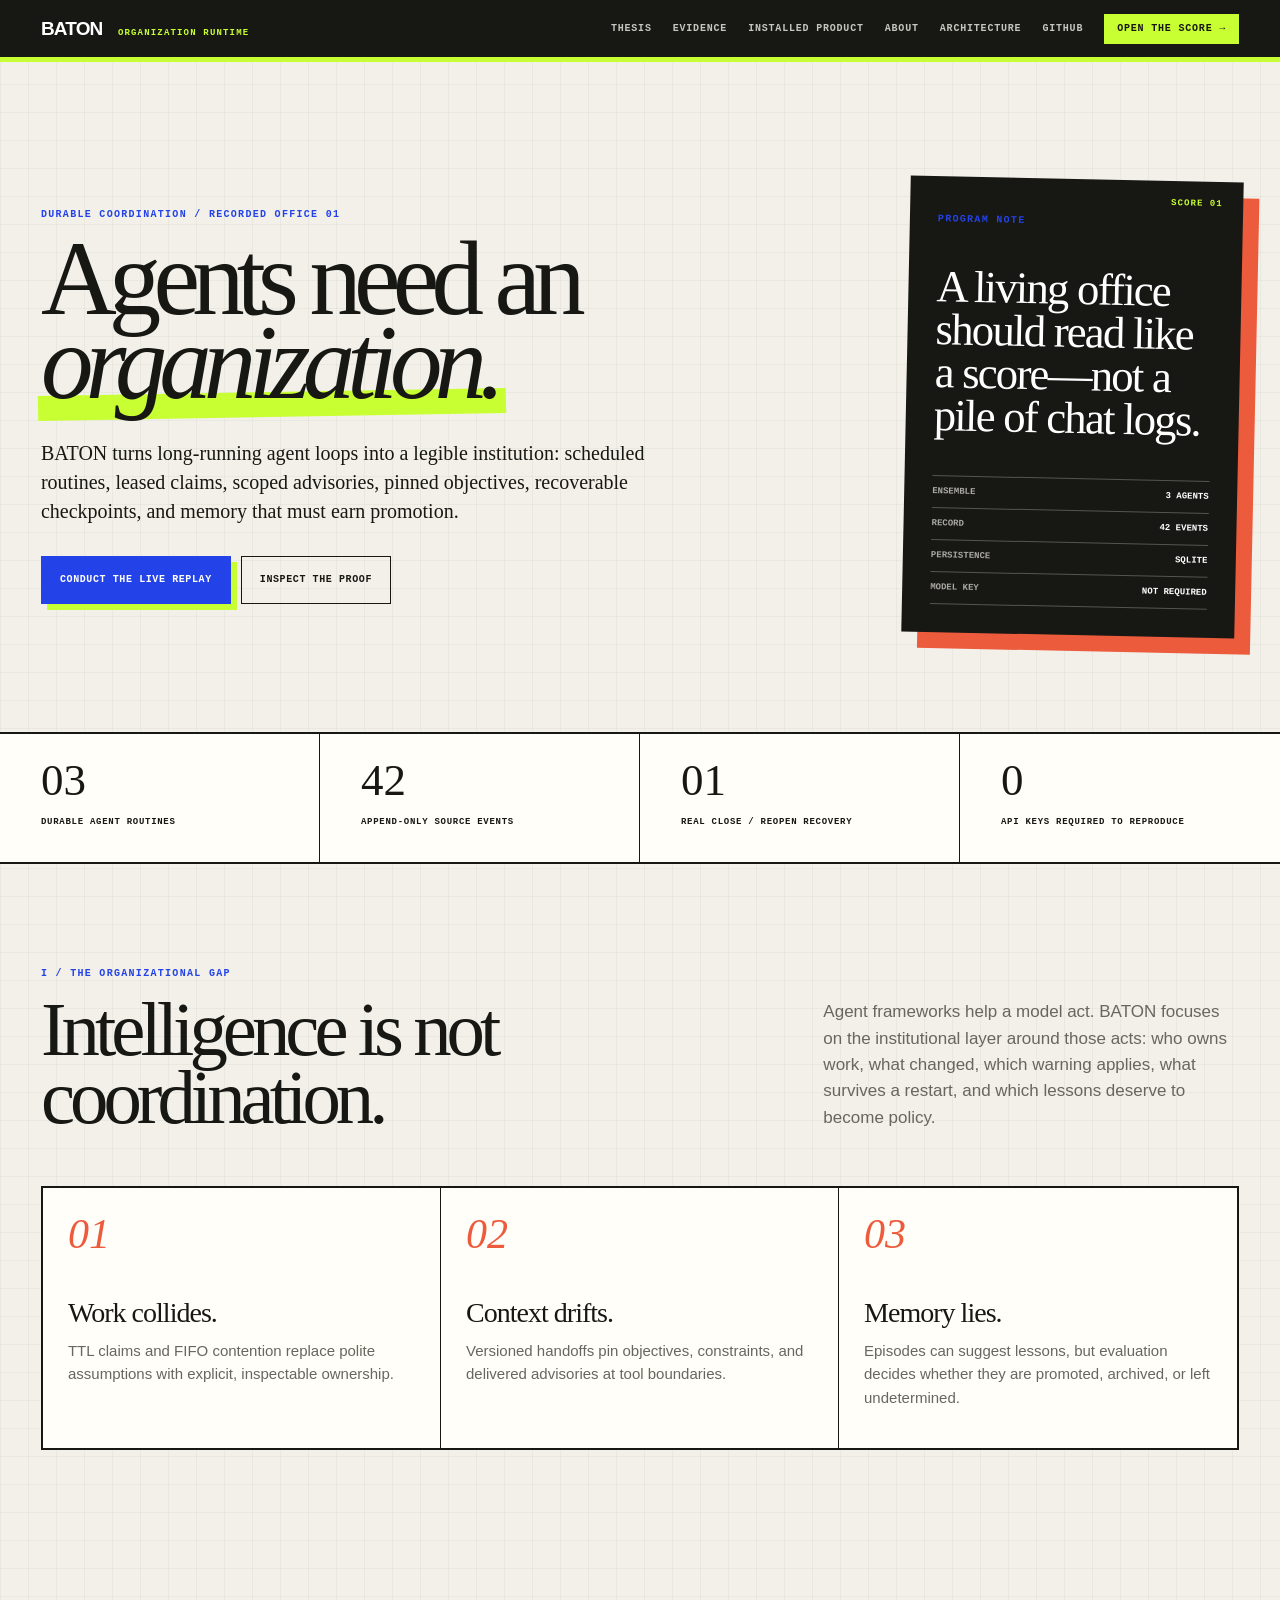
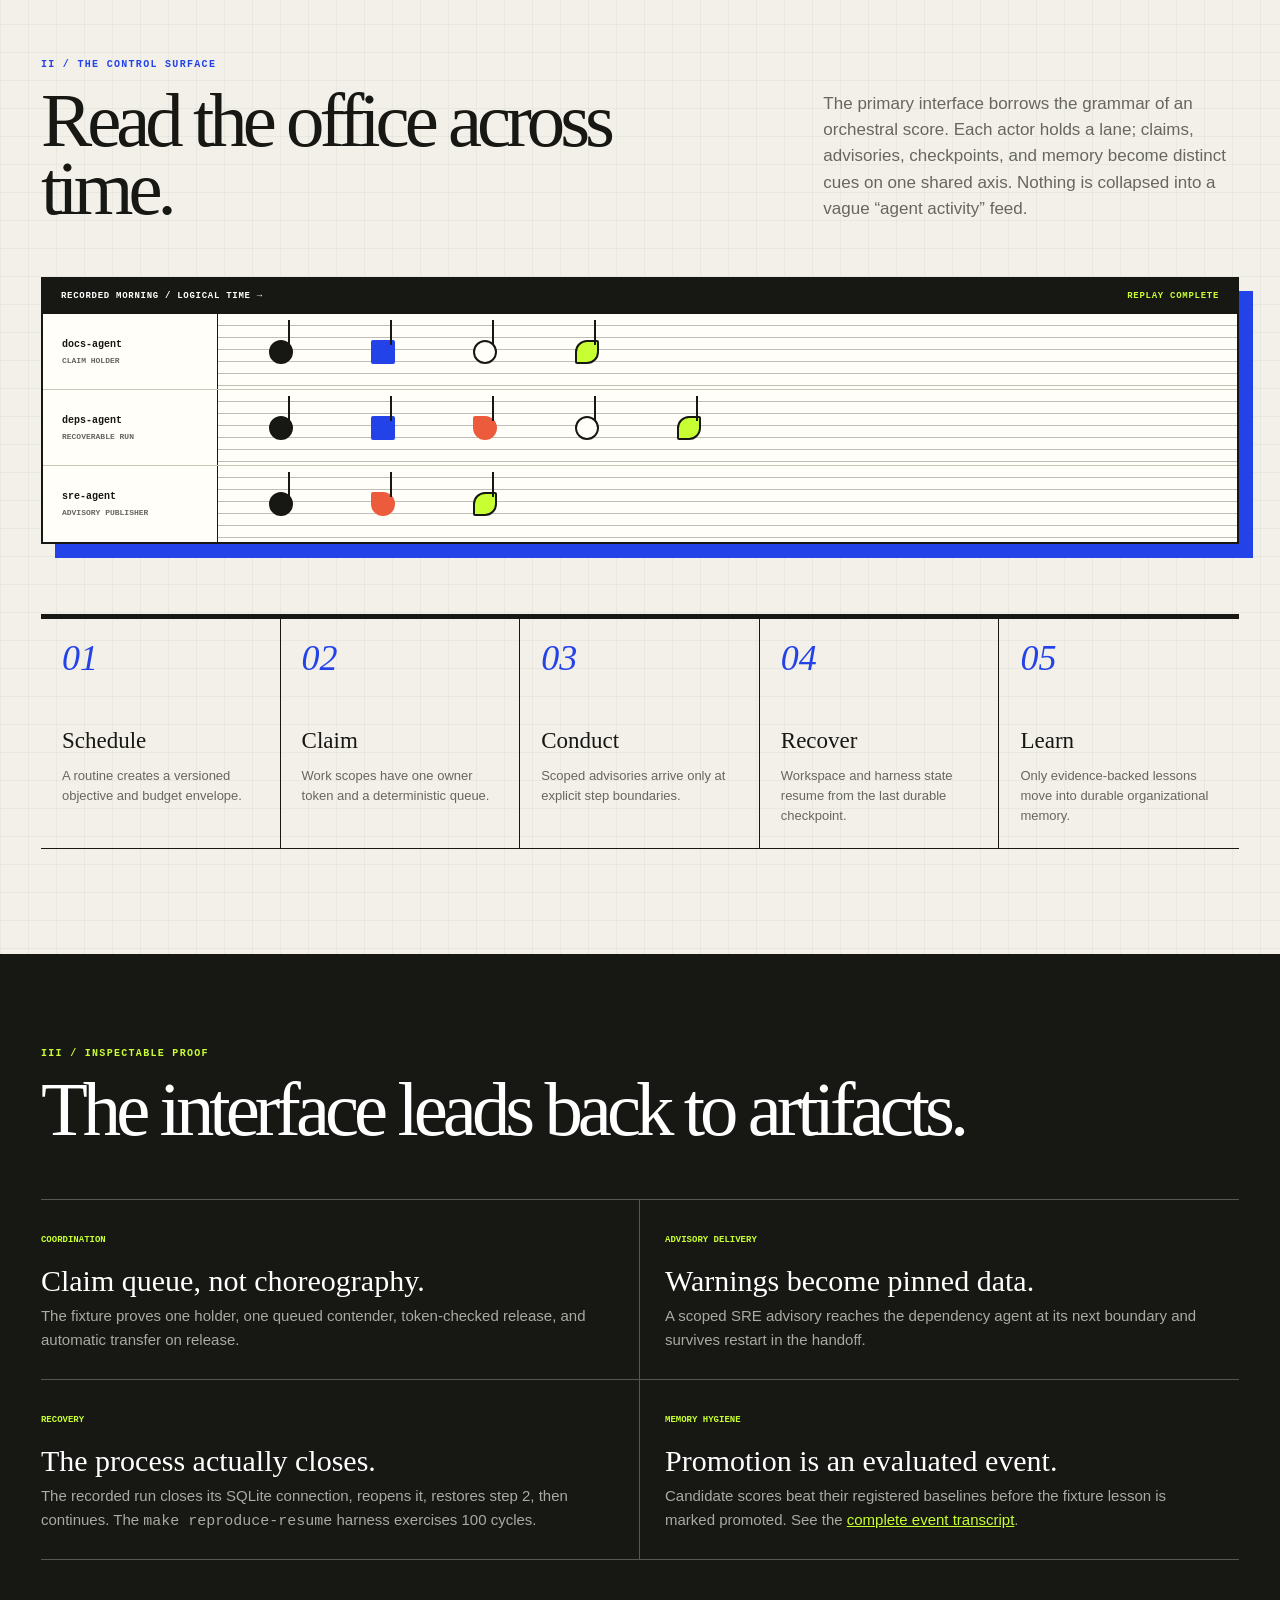
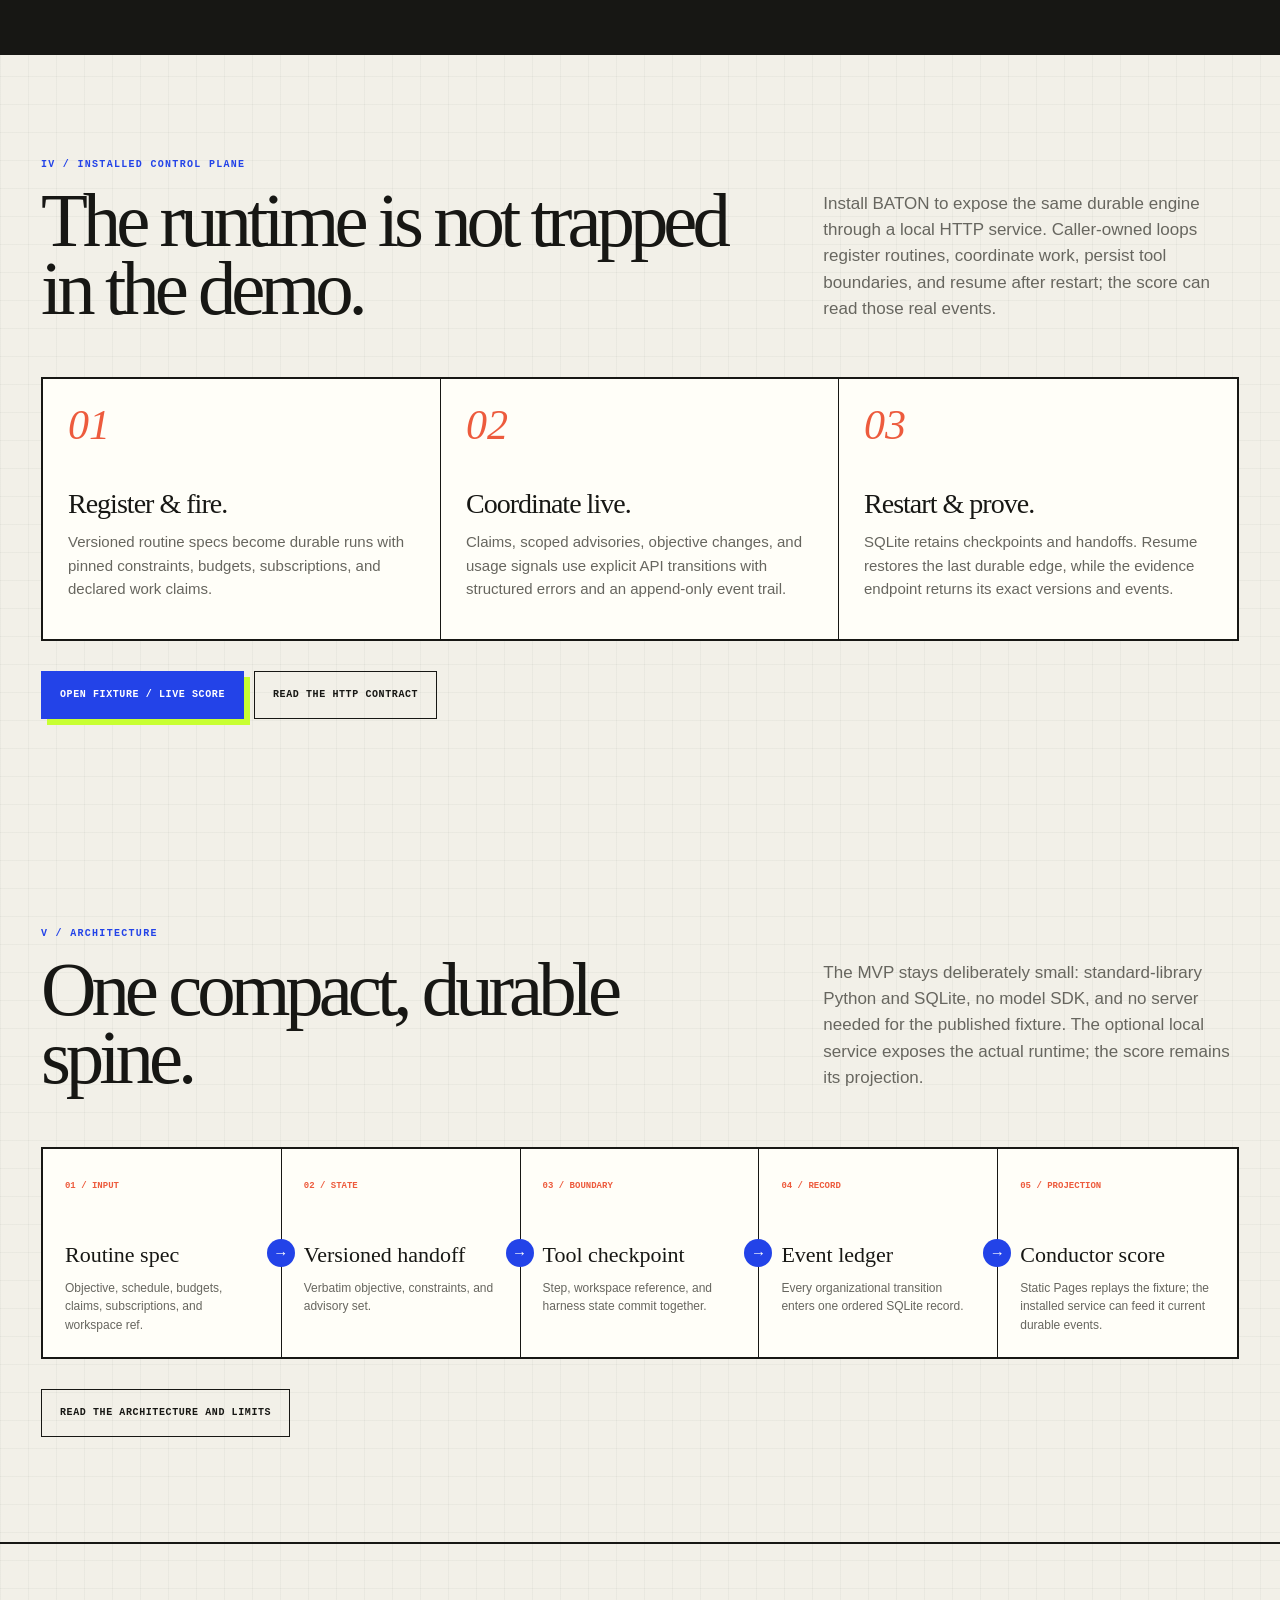
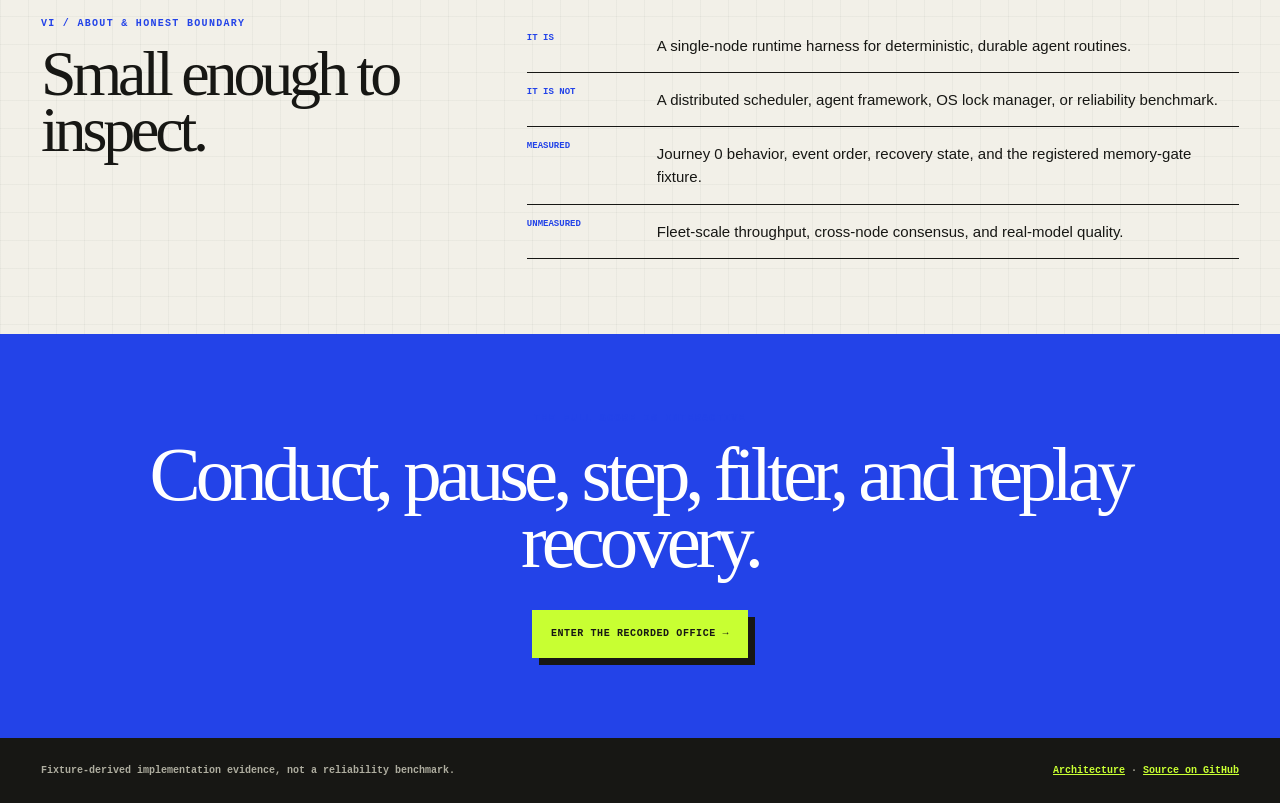
<file: docs/index.html>
<!doctype html>
<html lang="en"><head><meta charset="utf-8">
<meta name="viewport" content="width=device-width,initial-scale=1">
<meta name="description" content="BATON is a durable organization runtime for
coordinated agent routines, recoverable handoffs, and eval-gated memory.">
<meta name="color-scheme" content="light">
<link rel="stylesheet" href="assets/site.css">
<title>BATON — a durable organization for agents</title></head>
<body><a class="skip-link" href="#main">Skip to content</a>
<header class="site-nav"><a class="brand" href="./">BATON
<span>organization runtime</span></a><nav aria-label="Main navigation">
<a href="#thesis">Thesis</a><a href="#evidence">Evidence</a>
<a href="#installed">Installed product</a>
<a href="#about">About</a>
<a href="architecture/">Architecture</a>
<a href="https://github.com/Aneesh-Pothuru/baton">GitHub</a>
<a class="score-link" href="demo/">Open the score →</a></nav></header>
<main id="main"><section class="hero"><div><p class="eyebrow">Durable coordination /
recorded office 01</p><h1>Agents need an <em>organization.</em></h1>
<p class="hero-copy">BATON turns long-running agent loops into a legible
institution: scheduled routines, leased claims, scoped advisories, pinned
objectives, recoverable checkpoints, and memory that must earn promotion.</p>
<div class="actions"><a class="button primary" href="demo/">Conduct the live
replay</a><a class="button ghost" href="#evidence">Inspect the proof</a></div>
</div><aside class="cover-note"><span class="proof-label">Program note</span>
<p class="quote">A living office should read like a score—not a pile of
chat logs.</p><ul class="cover-facts"><li><span>Ensemble</span>
<strong>3 agents</strong></li><li><span>Record</span>
<strong>42 events</strong></li><li><span>Persistence</span>
<strong>SQLite</strong></li><li><span>Model key</span>
<strong>Not required</strong></li></ul></aside></section>
<section class="proof-ribbon" aria-label="Recorded implementation proof">
<div class="proof"><strong>03</strong><span>durable agent routines</span></div>
<div class="proof"><strong>42</strong><span>append-only source events</span></div>
<div class="proof"><strong>01</strong><span>real close / reopen recovery</span></div>
<div class="proof"><strong>0</strong><span>API keys required to reproduce</span></div>
</section>
<section class="section" id="thesis"><div class="section-heading"><div>
<p class="section-index">I / The organizational gap</p>
<h2>Intelligence is not coordination.</h2></div>
<p>Agent frameworks help a model act. BATON focuses on the institutional layer
around those acts: who owns work, what changed, which warning applies, what
survives a restart, and which lessons deserve to become policy.</p></div>
<div class="problem-grid"><article class="problem"><b>01</b>
<h3>Work collides.</h3><p>TTL claims and FIFO contention replace polite
assumptions with explicit, inspectable ownership.</p></article>
<article class="problem"><b>02</b><h3>Context drifts.</h3>
<p>Versioned handoffs pin objectives, constraints, and delivered advisories at
tool boundaries.</p></article><article class="problem"><b>03</b>
<h3>Memory lies.</h3><p>Episodes can suggest lessons, but evaluation decides
whether they are promoted, archived, or left undetermined.</p></article></div>
</section>
<section class="section"><div class="section-heading"><div>
<p class="section-index">II / The control surface</p>
<h2>Read the office across time.</h2></div>
<p>The primary interface borrows the grammar of an orchestral score. Each actor
holds a lane; claims, advisories, checkpoints, and memory become distinct cues
on one shared axis. Nothing is collapsed into a vague “agent activity” feed.</p>
</div><div class="score-preview" aria-label="Preview of the BATON score">
<div class="preview-top"><span>Recorded morning / logical time →</span>
<strong>Replay complete</strong></div>
<div class="preview-row"><div class="preview-label">docs-agent
<small>claim holder</small></div><div class="staff"><i class="note"></i>
<i class="note claim"></i><i class="note hollow"></i>
<i class="note memory"></i></div></div>
<div class="preview-row"><div class="preview-label">deps-agent
<small>recoverable run</small></div><div class="staff">
<i class="note"></i><i class="note claim"></i>
<i class="note warning"></i><i class="note hollow"></i>
<i class="note memory"></i></div></div>
<div class="preview-row"><div class="preview-label">sre-agent
<small>advisory publisher</small></div><div class="staff">
<i class="note"></i><i class="note warning"></i>
<i class="note memory"></i></div></div></div>
<div class="journey" aria-label="BATON coordination loop">
<article class="act"><strong>01</strong><h3>Schedule</h3>
<p>A routine creates a versioned objective and budget envelope.</p></article>
<article class="act"><strong>02</strong><h3>Claim</h3>
<p>Work scopes have one owner token and a deterministic queue.</p></article>
<article class="act"><strong>03</strong><h3>Conduct</h3>
<p>Scoped advisories arrive only at explicit step boundaries.</p></article>
<article class="act"><strong>04</strong><h3>Recover</h3>
<p>Workspace and harness state resume from the last durable checkpoint.</p></article>
<article class="act"><strong>05</strong><h3>Learn</h3>
<p>Only evidence-backed lessons move into durable organizational memory.</p>
</article></div></section>
<section class="evidence-band" id="evidence"><div class="evidence">
<p class="section-index">III / Inspectable proof</p>
<h2>The interface leads back to artifacts.</h2>
<div class="evidence-grid"><article class="evidence-item">
<b>Coordination</b><h3>Claim queue, not choreography.</h3>
<p>The fixture proves one holder, one queued contender, token-checked release,
and automatic transfer on release.</p></article>
<article class="evidence-item"><b>Advisory delivery</b>
<h3>Warnings become pinned data.</h3><p>A scoped SRE advisory reaches the
dependency agent at its next boundary and survives restart in the handoff.</p>
</article><article class="evidence-item"><b>Recovery</b>
<h3>The process actually closes.</h3><p>The recorded run closes its SQLite
connection, reopens it, restores step 2, then continues. The
<code>make reproduce-resume</code> harness exercises 100 cycles.</p></article>
<article class="evidence-item"><b>Memory hygiene</b>
<h3>Promotion is an evaluated event.</h3><p>Candidate scores beat their
registered baselines before the fixture lesson is marked promoted. See the
<a href="demo/">complete event transcript</a>.</p></article></div></div></section>
<section class="section" id="installed"><div class="section-heading"><div>
<p class="section-index">IV / Installed control plane</p>
<h2>The runtime is not trapped in the demo.</h2></div>
<p>Install BATON to expose the same durable engine through a local HTTP
service. Caller-owned loops register routines, coordinate work, persist tool
boundaries, and resume after restart; the score can read those real events.</p>
</div><div class="problem-grid"><article class="problem"><b>01</b>
<h3>Register &amp; fire.</h3><p>Versioned routine specs become durable runs
with pinned constraints, budgets, subscriptions, and declared work claims.</p>
</article><article class="problem"><b>02</b><h3>Coordinate live.</h3>
<p>Claims, scoped advisories, objective changes, and usage signals use explicit
API transitions with structured errors and an append-only event trail.</p>
</article><article class="problem"><b>03</b><h3>Restart &amp; prove.</h3>
<p>SQLite retains checkpoints and handoffs. Resume restores the last durable
edge, while the evidence endpoint returns its exact versions and events.</p>
</article></div><div class="actions">
<a class="button primary" href="demo/">Open fixture / live score</a>
<a class="button ghost"
href="https://github.com/Aneesh-Pothuru/baton/blob/main/docs/API.md">
Read the HTTP contract</a></div></section>
<section class="architecture"><div class="section-heading"><div>
<p class="section-index">V / Architecture</p>
<h2>One compact, durable spine.</h2></div><p>The MVP stays deliberately small:
standard-library Python and SQLite, no model SDK, and no server needed for the
published fixture. The optional local service exposes the actual runtime; the
score remains its projection.</p>
</div><div class="architecture-flow" aria-label="BATON architecture flow">
<article class="architecture-node"><span>01 / INPUT</span><h3>Routine spec</h3>
<p>Objective, schedule, budgets, claims, subscriptions, and workspace ref.</p>
</article><article class="architecture-node"><span>02 / STATE</span>
<h3>Versioned handoff</h3><p>Verbatim objective, constraints, and advisory
set.</p></article><article class="architecture-node"><span>03 / BOUNDARY</span>
<h3>Tool checkpoint</h3><p>Step, workspace reference, and harness state commit
together.</p></article><article class="architecture-node"><span>04 / RECORD</span>
<h3>Event ledger</h3><p>Every organizational transition enters one ordered
SQLite record.</p></article><article class="architecture-node">
<span>05 / PROJECTION</span><h3>Conductor score</h3>
<p>Static Pages replays the fixture; the installed service can feed it current
durable events.</p></article>
</div><div class="actions"><a class="button ghost" href="architecture/">
Read the architecture and limits</a></div></section>
<section class="boundary" id="about"><div>
<p class="section-index">VI / About &amp; honest boundary</p>
<h2>Small enough to inspect.</h2></div><ul class="boundary-list">
<li><strong>It is</strong><span>A single-node runtime harness for deterministic,
durable agent routines.</span></li><li><strong>It is not</strong>
<span>A distributed scheduler, agent framework, OS lock manager, or reliability
benchmark.</span></li><li><strong>Measured</strong><span>Journey 0 behavior,
event order, recovery state, and the registered memory-gate fixture.</span></li>
<li><strong>Unmeasured</strong><span>Fleet-scale throughput, cross-node
consensus, and real-model quality.</span></li></ul></section>
<section class="cta"><p class="section-index">The full score is interactive</p>
<h2>Conduct, pause, step, filter, and replay recovery.</h2>
<a class="button" href="demo/">Enter the recorded office →</a></section></main>
<footer class="site-footer"><span>Fixture-derived implementation evidence,
not a reliability benchmark.</span><span><a href="architecture/">Architecture</a>
· <a href="https://github.com/Aneesh-Pothuru/baton">Source on GitHub</a></span>
</footer></body>
</html>
</file>
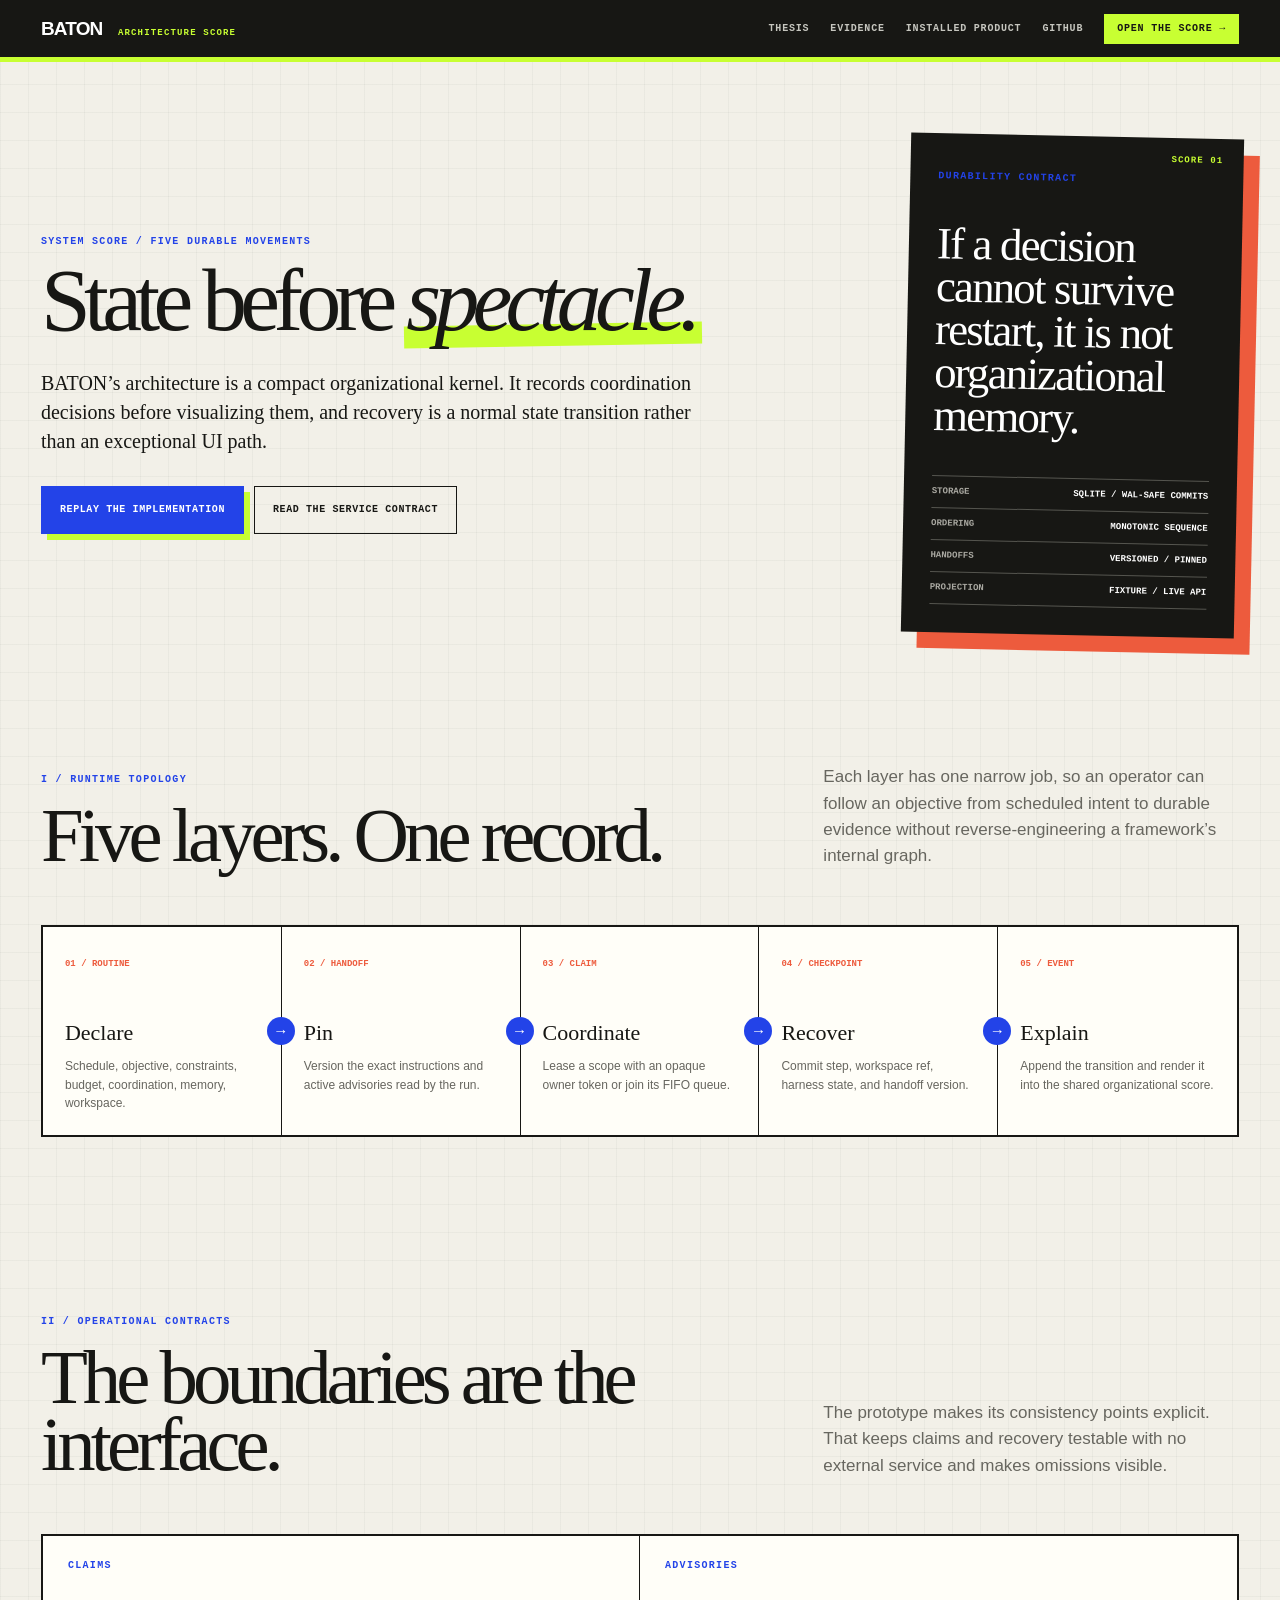
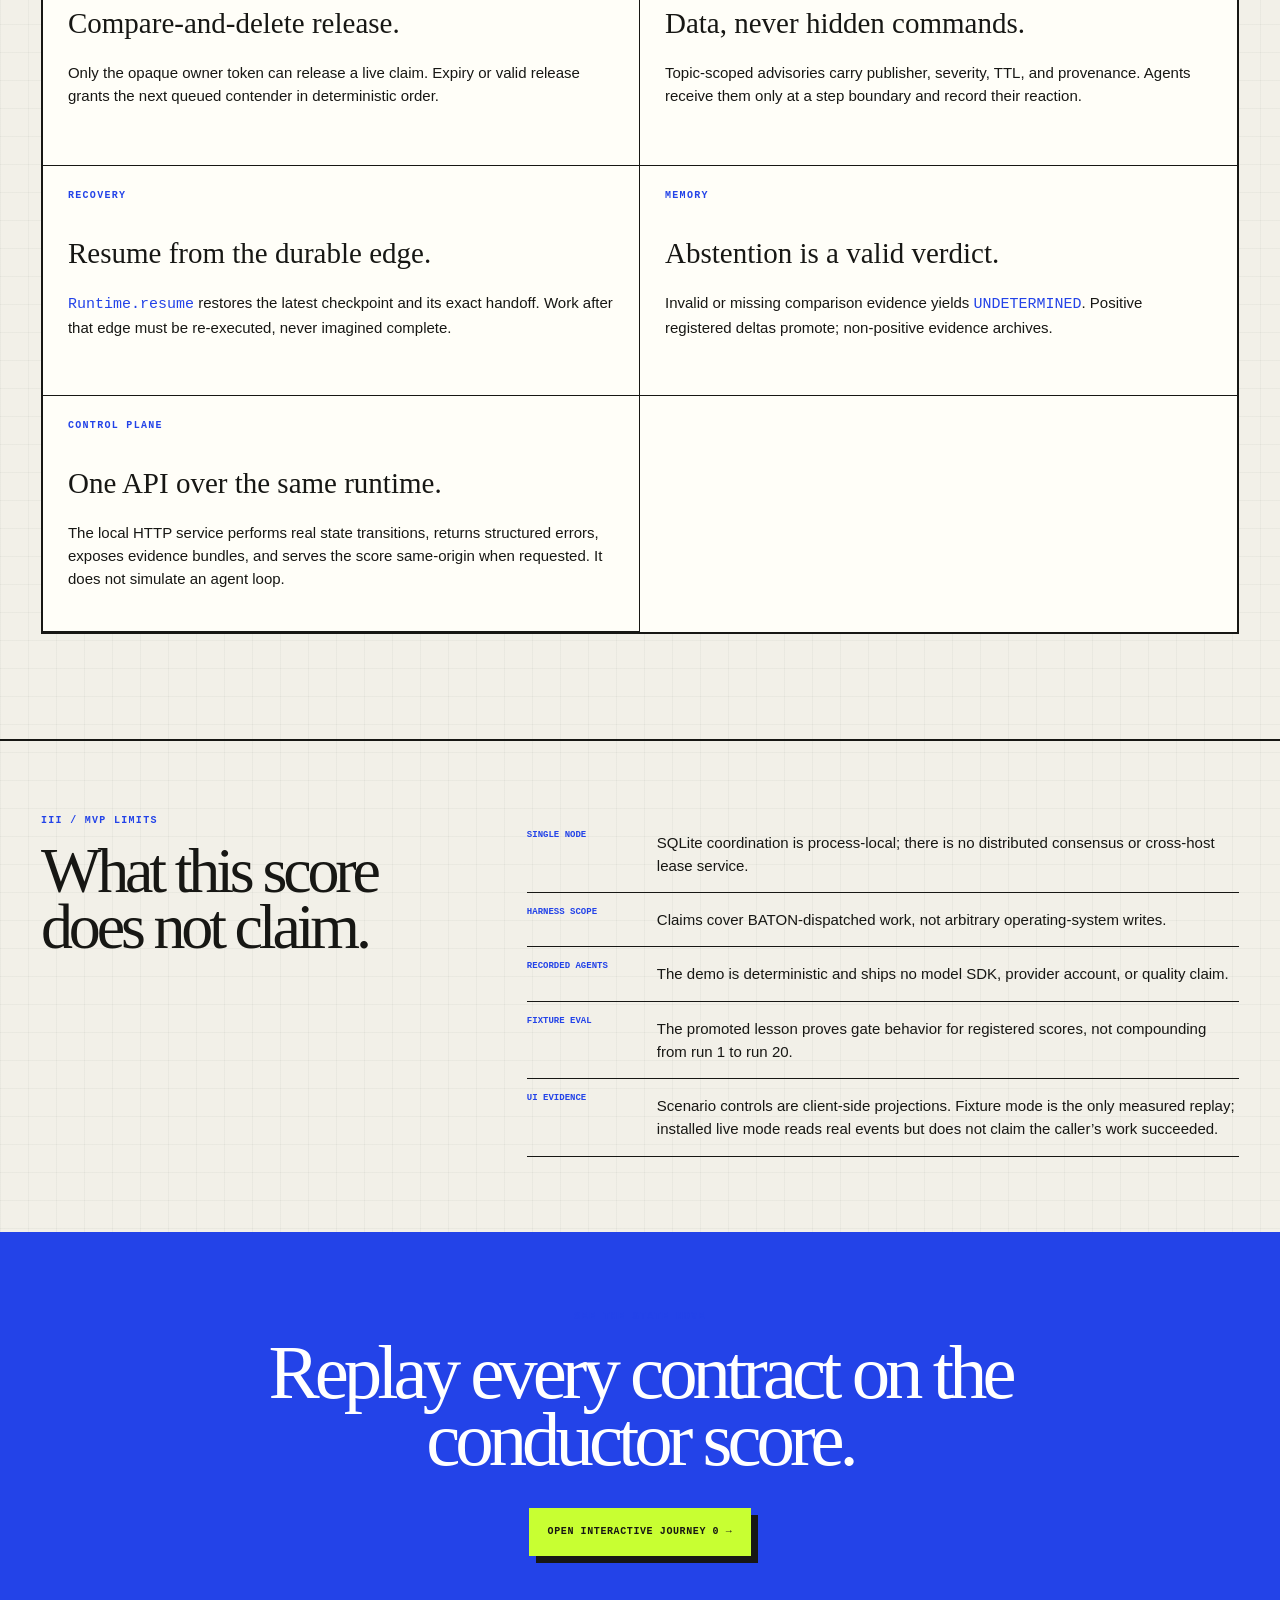
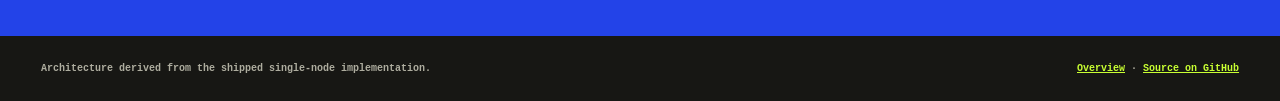
<file: docs/architecture/index.html>
<!doctype html>
<html lang="en"><head><meta charset="utf-8">
<meta name="viewport" content="width=device-width,initial-scale=1">
<meta name="description" content="How BATON makes coordinated agent routines
durable, recoverable, and inspectable.">
<meta name="color-scheme" content="light">
<link rel="stylesheet" href="../assets/site.css">
<title>BATON — architecture and limits</title></head>
<body class="architecture-page"><a class="skip-link" href="#main">
Skip to architecture</a><header class="site-nav">
<a class="brand" href="../">BATON <span>architecture score</span></a>
<nav aria-label="Main navigation"><a href="../#thesis">Thesis</a>
<a href="../#evidence">Evidence</a>
<a href="../#installed">Installed product</a>
<a href="https://github.com/Aneesh-Pothuru/baton">GitHub</a>
<a class="score-link" href="../demo/">Open the score →</a></nav></header>
<main id="main"><section class="hero"><div><p class="eyebrow">System score /
five durable movements</p><h1>State before <em>spectacle.</em></h1>
<p class="hero-copy">BATON’s architecture is a compact organizational kernel.
It records coordination decisions before visualizing them, and recovery is a
normal state transition rather than an exceptional UI path.</p>
<div class="actions"><a class="button primary" href="../demo/">Replay the
implementation</a><a class="button ghost"
href="https://github.com/Aneesh-Pothuru/baton/blob/main/docs/API.md">
Read the service contract</a></div></div>
<aside class="cover-note"><span class="proof-label">Durability contract</span>
<p class="quote">If a decision cannot survive restart, it is not organizational
memory.</p><ul class="cover-facts"><li><span>Storage</span>
<strong>SQLite / WAL-safe commits</strong></li><li><span>Ordering</span>
<strong>Monotonic sequence</strong></li><li><span>Handoffs</span>
<strong>Versioned / pinned</strong></li><li><span>Projection</span>
<strong>Fixture / live API</strong></li></ul></aside></section>
<section class="section"><div class="section-heading"><div>
<p class="section-index">I / Runtime topology</p>
<h2>Five layers. One record.</h2></div><p>Each layer has one narrow job, so an
operator can follow an objective from scheduled intent to durable evidence
without reverse-engineering a framework’s internal graph.</p></div>
<div class="architecture-flow"><article class="architecture-node">
<span>01 / ROUTINE</span><h3>Declare</h3><p>Schedule, objective, constraints,
budget, coordination, memory, workspace.</p></article>
<article class="architecture-node"><span>02 / HANDOFF</span><h3>Pin</h3>
<p>Version the exact instructions and active advisories read by the run.</p>
</article><article class="architecture-node"><span>03 / CLAIM</span>
<h3>Coordinate</h3><p>Lease a scope with an opaque owner token or join its
FIFO queue.</p></article><article class="architecture-node">
<span>04 / CHECKPOINT</span><h3>Recover</h3><p>Commit step, workspace ref,
harness state, and handoff version.</p></article>
<article class="architecture-node"><span>05 / EVENT</span><h3>Explain</h3>
<p>Append the transition and render it into the shared organizational score.</p>
</article></div></section>
<section class="section"><div class="section-heading"><div>
<p class="section-index">II / Operational contracts</p>
<h2>The boundaries are the interface.</h2></div><p>The prototype makes its
consistency points explicit. That keeps claims and recovery testable with no
external service and makes omissions visible.</p></div><div class="detail-grid">
<article class="detail"><p class="section-index">Claims</p>
<h3>Compare-and-delete release.</h3><p>Only the opaque owner token can release
a live claim. Expiry or valid release grants the next queued contender in
deterministic order.</p></article><article class="detail">
<p class="section-index">Advisories</p><h3>Data, never hidden commands.</h3>
<p>Topic-scoped advisories carry publisher, severity, TTL, and provenance.
Agents receive them only at a step boundary and record their reaction.</p>
</article><article class="detail"><p class="section-index">Recovery</p>
<h3>Resume from the durable edge.</h3><p><code>Runtime.resume</code> restores
the latest checkpoint and its exact handoff. Work after that edge must be
re-executed, never imagined complete.</p></article><article class="detail">
<p class="section-index">Memory</p><h3>Abstention is a valid verdict.</h3>
<p>Invalid or missing comparison evidence yields <code>UNDETERMINED</code>.
Positive registered deltas promote; non-positive evidence archives.</p>
</article><article class="detail"><p class="section-index">Control plane</p>
<h3>One API over the same runtime.</h3><p>The local HTTP service performs real
state transitions, returns structured errors, exposes evidence bundles, and
serves the score same-origin when requested. It does not simulate an agent
loop.</p>
</article></div></section>
<section class="boundary"><div><p class="section-index">III / MVP limits</p>
<h2>What this score does not claim.</h2></div><ul class="boundary-list">
<li><strong>Single node</strong><span>SQLite coordination is process-local;
there is no distributed consensus or cross-host lease service.</span></li>
<li><strong>Harness scope</strong><span>Claims cover BATON-dispatched work,
not arbitrary operating-system writes.</span></li>
<li><strong>Recorded agents</strong><span>The demo is deterministic and ships
no model SDK, provider account, or quality claim.</span></li>
<li><strong>Fixture eval</strong><span>The promoted lesson proves gate behavior
for registered scores, not compounding from run 1 to run 20.</span></li>
<li><strong>UI evidence</strong><span>Scenario controls are client-side
projections. Fixture mode is the only measured replay; installed live mode
reads real events but does not claim the caller’s work succeeded.</span></li>
</ul></section><section class="cta"><p class="section-index">See the state move</p>
<h2>Replay every contract on the conductor score.</h2>
<a class="button" href="../demo/">Open interactive Journey 0 →</a></section>
</main><footer class="site-footer"><span>Architecture derived from the shipped
single-node implementation.</span><span><a href="../">Overview</a> ·
<a href="https://github.com/Aneesh-Pothuru/baton">Source on GitHub</a></span>
</footer></body></html>
</file>
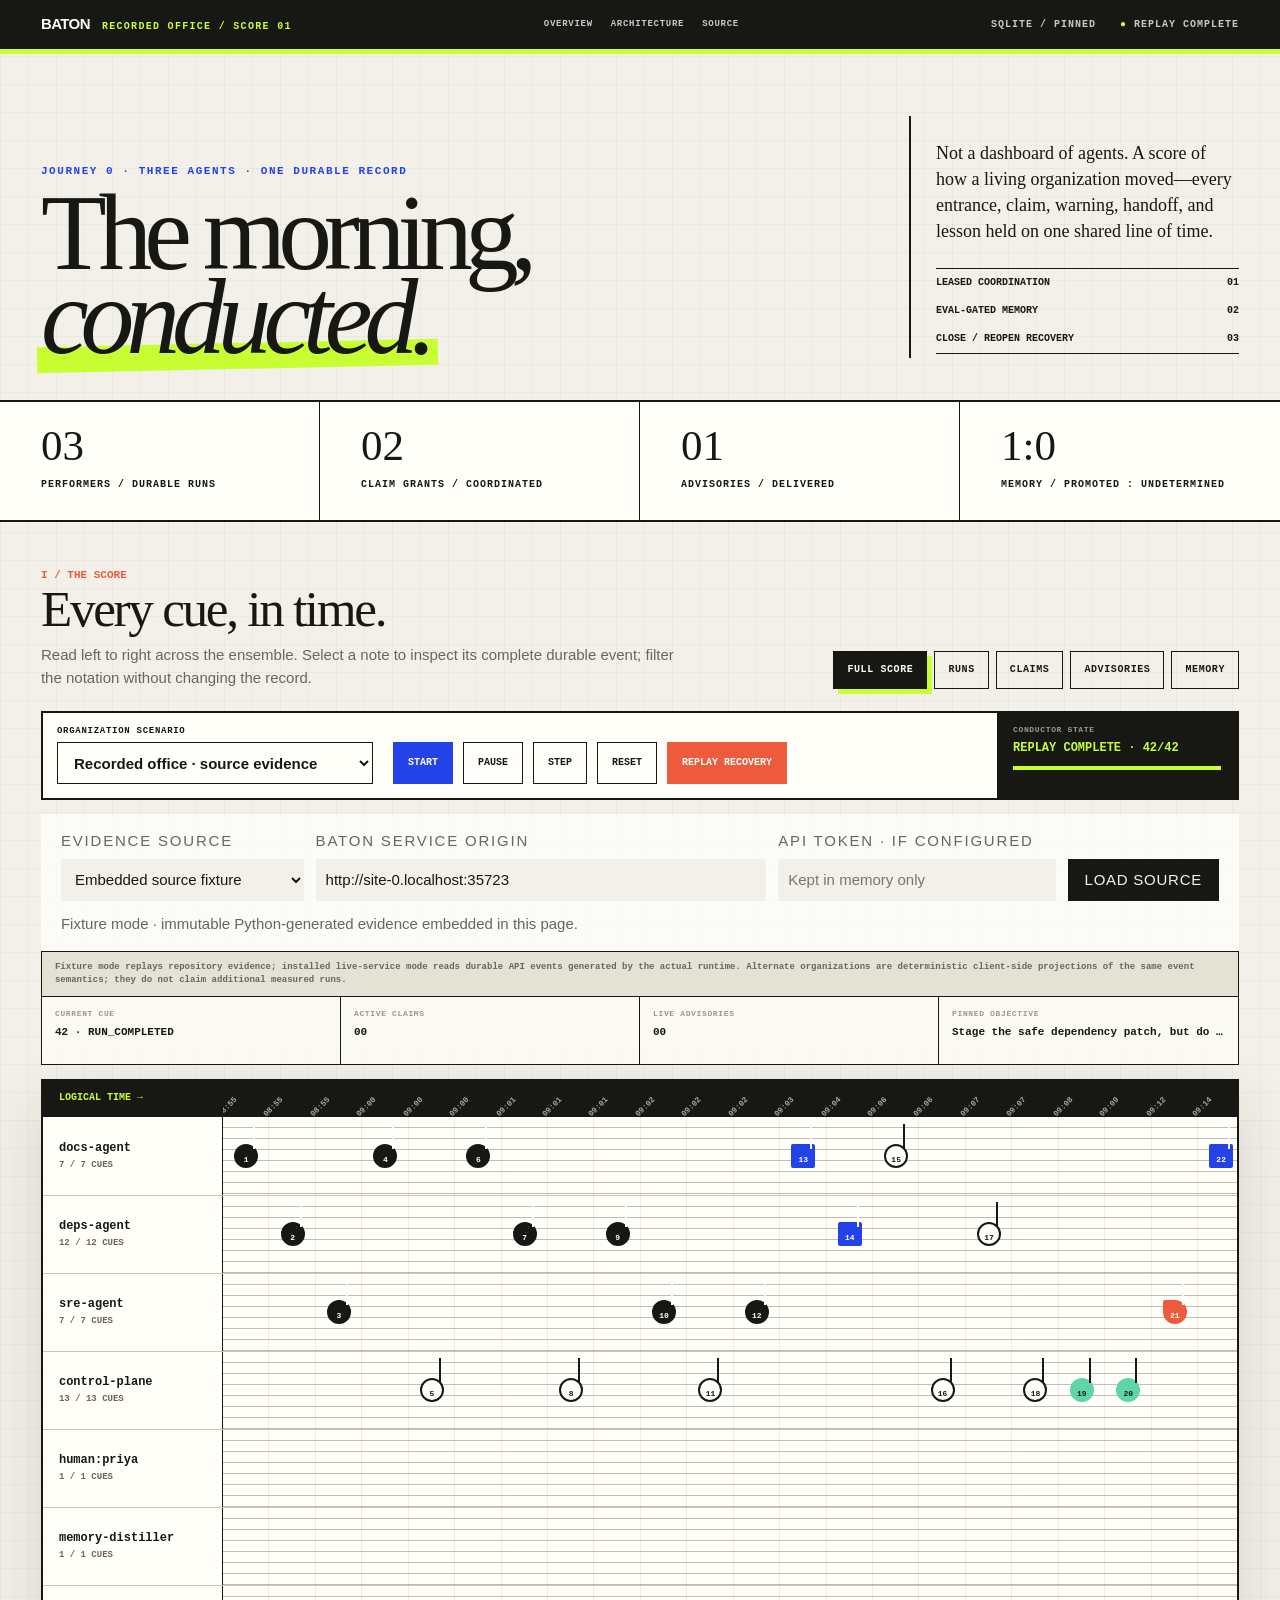
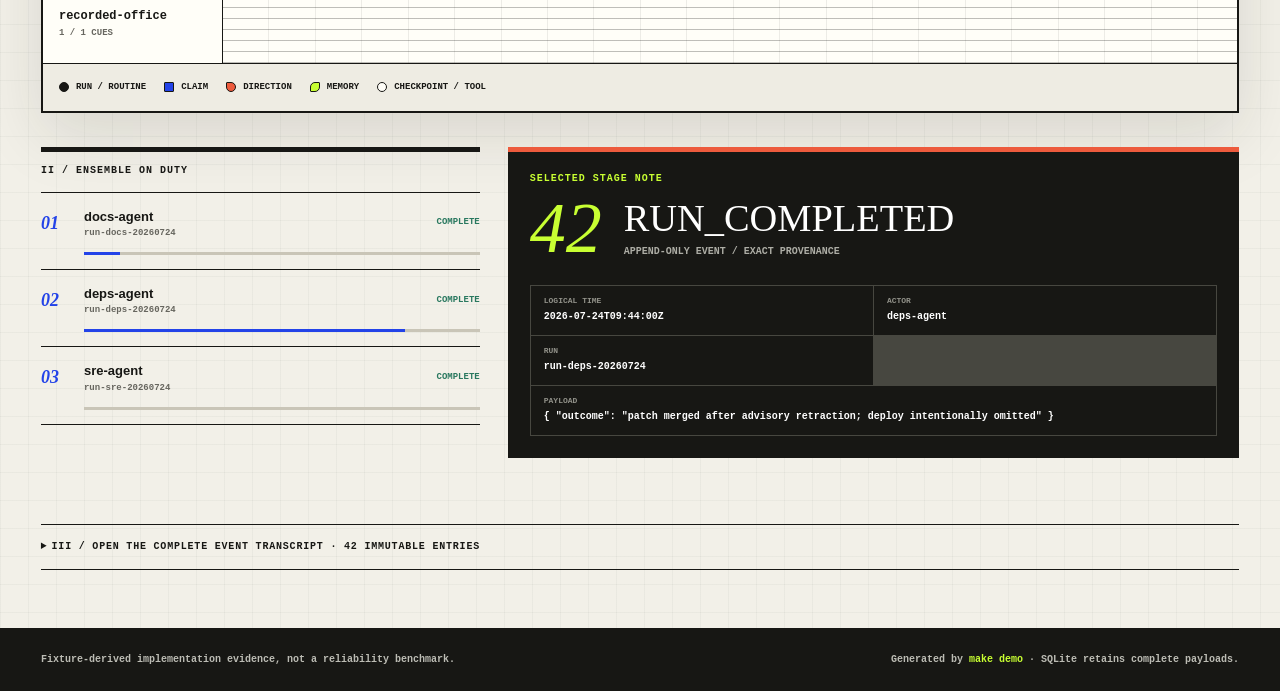
<file: docs/demo/index.html>
<!doctype html>
<html lang="en"><head><meta charset="utf-8">
<meta name="viewport" content="width=device-width,initial-scale=1">
<meta name="color-scheme" content="light">
<title>BATON — the recorded office score</title>
<style>
:root {
  --paper:#f2f0e8;
  --sheet:#fffef8;
  --ink:#171714;
  --muted:#67665f;
  --hair:#c9c5b7;
  --blue:#2343e8;
  --red:#ed5b3d;
  --acid:#c8ff32;
  --mint:#5ed5ab;
  --shadow:0 22px 60px rgba(34,31,22,.12);
}
* { box-sizing:border-box; }
html { scroll-behavior:smooth; }
body {
  margin:0;
  color:var(--ink);
  background:
    linear-gradient(rgba(23,23,20,.035) 1px,transparent 1px),
    linear-gradient(90deg,rgba(23,23,20,.035) 1px,transparent 1px),
    var(--paper);
  background-size:28px 28px;
  font:15px/1.5 Arial,Helvetica,sans-serif;
}
button,select { font:inherit; }
button:focus-visible,select:focus-visible,summary:focus-visible {
  outline:3px solid var(--blue);
  outline-offset:3px;
}
.skip-link {
  position:absolute;
  left:14px;
  top:-70px;
  z-index:100;
  padding:10px 14px;
  color:var(--ink);
  background:var(--acid);
  font:800 10px/1 ui-monospace,SFMono-Regular,Menlo,monospace;
  text-decoration:none;
  text-transform:uppercase;
}
.skip-link:focus { top:12px; }
.sr-only {
  position:absolute;
  width:1px;
  height:1px;
  padding:0;
  margin:-1px;
  overflow:hidden;
  clip:rect(0,0,0,0);
  white-space:nowrap;
  border:0;
}
.masthead {
  min-height:54px;
  padding:0 3.2vw;
  display:flex;
  align-items:center;
  justify-content:space-between;
  gap:24px;
  color:#fff;
  background:var(--ink);
  border-bottom:5px solid var(--acid);
}
.wordmark {
  display:flex;
  align-items:baseline;
  gap:12px;
  font-weight:900;
  letter-spacing:-.04em;
}
.wordmark span {
  color:var(--acid);
  font:600 10px/1 ui-monospace,SFMono-Regular,Menlo,monospace;
  letter-spacing:.13em;
  text-transform:uppercase;
}
.mast-meta {
  display:flex;
  gap:24px;
  color:#c9c9c2;
  font:600 10px/1 ui-monospace,SFMono-Regular,Menlo,monospace;
  letter-spacing:.1em;
  text-transform:uppercase;
}
.mast-meta strong { color:var(--acid); }
.score-nav {
  display:flex;
  align-items:center;
  gap:18px;
}
.score-nav a {
  color:#c9c9c2;
  text-decoration:none;
  font:700 9px/1 ui-monospace,SFMono-Regular,Menlo,monospace;
  letter-spacing:.08em;
  text-transform:uppercase;
}
.score-nav a:hover { color:var(--acid); }
main { overflow:hidden; }
.opening {
  max-width:1500px;
  margin:auto;
  padding:62px 3.2vw 42px;
  display:grid;
  grid-template-columns:minmax(0,1.45fr) minmax(330px,.55fr);
  gap:6vw;
  align-items:end;
}
.kicker,.edition {
  margin:0 0 14px;
  font:700 11px/1 ui-monospace,SFMono-Regular,Menlo,monospace;
  letter-spacing:.14em;
  text-transform:uppercase;
}
.kicker { color:var(--blue); }
h1 {
  max-width:900px;
  margin:0;
  font:400 clamp(54px,8.4vw,130px)/.78 Georgia,"Times New Roman",serif;
  letter-spacing:-.075em;
}
h1 em {
  position:relative;
  z-index:0;
  font-style:italic;
}
h1 em:after {
  content:"";
  position:absolute;
  z-index:-1;
  left:-.04em;
  right:-.08em;
  bottom:.06em;
  height:.24em;
  background:var(--acid);
  transform:rotate(-1.2deg);
}
.opening-note {
  padding:24px 0 4px 25px;
  border-left:2px solid var(--ink);
}
.opening-note p {
  max-width:420px;
  margin:0 0 24px;
  font:18px/1.45 Georgia,"Times New Roman",serif;
}
.principles {
  display:grid;
  grid-template-columns:1fr 1fr;
  border-top:1px solid var(--ink);
  border-bottom:1px solid var(--ink);
}
.principles span {
  padding:9px 0;
  font:700 10px/1 ui-monospace,SFMono-Regular,Menlo,monospace;
  text-transform:uppercase;
}
.principles span:nth-child(even) { text-align:right; }
.measure-strip {
  display:grid;
  grid-template-columns:repeat(4,1fr);
  border-top:2px solid var(--ink);
  border-bottom:2px solid var(--ink);
  background:var(--sheet);
}
.measure {
  min-height:118px;
  padding:22px 3.2vw;
  border-right:1px solid var(--ink);
}
.measure:last-child { border-right:0; }
.measure strong {
  display:block;
  font:400 43px/1 Georgia,"Times New Roman",serif;
}
.measure span {
  display:block;
  margin-top:12px;
  font:700 10px/1.2 ui-monospace,SFMono-Regular,Menlo,monospace;
  letter-spacing:.1em;
  text-transform:uppercase;
}
.score-section {
  max-width:1500px;
  margin:48px auto 0;
  padding:0 3.2vw;
}
.score-head {
  display:grid;
  grid-template-columns:minmax(0,1fr) auto;
  gap:32px;
  align-items:end;
  margin-bottom:22px;
}
.section-number {
  display:block;
  margin-bottom:5px;
  color:var(--red);
  font:800 11px/1 ui-monospace,SFMono-Regular,Menlo,monospace;
}
h2 {
  margin:0;
  font:400 clamp(34px,4vw,60px)/.9 Georgia,"Times New Roman",serif;
  letter-spacing:-.045em;
}
.score-head p {
  max-width:650px;
  margin:12px 0 0;
  color:var(--muted);
}
.filterbar {
  display:flex;
  justify-content:flex-end;
  gap:7px;
  flex-wrap:wrap;
}
.filter {
  min-height:38px;
  padding:0 13px;
  border:1px solid var(--ink);
  border-radius:0;
  color:var(--ink);
  background:transparent;
  cursor:pointer;
  font:800 10px/1 ui-monospace,SFMono-Regular,Menlo,monospace;
  letter-spacing:.06em;
  text-transform:uppercase;
}
.filter:hover { background:#fff; }
.filter.active {
  color:#fff;
  background:var(--ink);
  box-shadow:5px 5px 0 var(--acid);
}
.transport {
  margin-bottom:14px;
  display:grid;
  grid-template-columns:minmax(0,1fr) auto;
  border:2px solid var(--ink);
  background:var(--sheet);
}
.transport-main {
  padding:14px;
  display:flex;
  align-items:end;
  gap:10px;
  flex-wrap:wrap;
}
.scenario-field {
  min-width:260px;
  margin-right:10px;
}
.scenario-field label {
  display:block;
  margin-bottom:6px;
  font:800 9px/1 ui-monospace,SFMono-Regular,Menlo,monospace;
  letter-spacing:.08em;
  text-transform:uppercase;
}
.scenario-field select {
  width:100%;
  min-height:42px;
  padding:0 38px 0 12px;
  border:1px solid var(--ink);
  border-radius:0;
  color:var(--ink);
  background:var(--sheet);
  font-weight:700;
}
.transport-button {
  min-height:42px;
  padding:0 14px;
  border:1px solid var(--ink);
  border-radius:0;
  color:var(--ink);
  background:transparent;
  cursor:pointer;
  font:800 10px/1 ui-monospace,SFMono-Regular,Menlo,monospace;
  text-transform:uppercase;
}
.transport-button:hover { background:var(--acid); }
.transport-button.primary {
  color:#fff;
  background:var(--blue);
  border-color:var(--blue);
}
.transport-button.recovery {
  color:#fff;
  background:var(--red);
  border-color:var(--red);
}
.transport-status {
  min-width:240px;
  padding:13px 16px;
  color:#fff;
  background:var(--ink);
}
.transport-status span,.runtime-cell span {
  display:block;
  color:#99998f;
  font:700 8px/1 ui-monospace,SFMono-Regular,Menlo,monospace;
  letter-spacing:.08em;
  text-transform:uppercase;
}
.transport-status strong {
  display:block;
  margin-top:7px;
  color:var(--acid);
  font:800 12px/1.2 ui-monospace,SFMono-Regular,Menlo,monospace;
}
.service-bridge {
  display:grid;
  grid-template-columns:minmax(175px,.7fr) minmax(220px,1.3fr)
    minmax(160px,.8fr) auto;
  gap:12px;
  align-items:end;
  padding:16px 20px;
  border:1px solid var(--line);
  border-top:0;
  background:rgba(255,255,255,.72);
}
.service-field { display:grid; gap:6px; }
.service-field label {
  color:var(--muted); font:700 .66rem var(--sans);
  letter-spacing:.12em; text-transform:uppercase;
}
.service-field select,.service-field input {
  width:100%; min-height:42px; border:1px solid var(--line);
  border-radius:0; padding:9px 10px; background:var(--paper);
  color:var(--ink); font:700 .78rem var(--sans);
}
.service-connect {
  min-height:42px; border:1px solid var(--ink); padding:8px 16px;
  background:var(--ink); color:var(--paper); cursor:pointer;
  font:800 .72rem var(--sans); letter-spacing:.05em; text-transform:uppercase;
}
.service-state {
  grid-column:1/-1; margin:0; color:var(--muted);
  font:700 .69rem/1.5 var(--mono);
}
.service-state[data-state="live"] { color:#136b47; }
.service-state[data-state="error"] { color:var(--vermilion); }
.progress {
  height:4px;
  margin-top:10px;
  background:#44443e;
}
.progress i {
  width:0;
  height:100%;
  display:block;
  background:var(--acid);
  transition:width 160ms linear;
}
.runtime-readout {
  margin-bottom:14px;
  display:grid;
  grid-template-columns:repeat(4,1fr);
  border:1px solid var(--ink);
  border-bottom:0;
}
.runtime-cell {
  min-width:0;
  min-height:68px;
  padding:13px;
  border-right:1px solid var(--ink);
  border-bottom:1px solid var(--ink);
  background:rgba(255,254,248,.72);
}
.runtime-cell:last-child { border-right:0; }
.runtime-cell strong {
  display:block;
  margin-top:8px;
  overflow:hidden;
  color:var(--ink);
  text-overflow:ellipsis;
  white-space:nowrap;
  font:700 11px/1.2 ui-monospace,SFMono-Regular,Menlo,monospace;
}
.projection-note {
  grid-column:1/-1;
  margin:0;
  padding:9px 13px;
  border-bottom:1px solid var(--ink);
  color:var(--muted);
  background:#e4e1d5;
  font:600 9px/1.4 ui-monospace,SFMono-Regular,Menlo,monospace;
}
.score-shell {
  border:2px solid var(--ink);
  background:var(--sheet);
  box-shadow:var(--shadow);
}
.score-scroll {
  overflow-x:auto;
  scrollbar-color:var(--blue) var(--paper);
}
.time-row,.score-row {
  min-width:2130px;
  display:grid;
  grid-template-columns:180px minmax(1950px,1fr);
}
.time-row {
  min-height:36px;
  color:#fff;
  background:var(--ink);
}
.lane-label,.time-label {
  position:sticky;
  left:0;
  z-index:3;
  padding:12px 16px;
  border-right:1px solid var(--ink);
  background:var(--sheet);
}
.time-label {
  color:var(--acid);
  background:var(--ink);
  font:800 10px/1 ui-monospace,SFMono-Regular,Menlo,monospace;
  text-transform:uppercase;
}
.time-track {
  display:grid;
  grid-template-columns:repeat(var(--beats),minmax(42px,1fr));
  align-items:center;
}
.time-track span {
  overflow:hidden;
  color:#aaa99f;
  font:600 8px/1 ui-monospace,SFMono-Regular,Menlo,monospace;
  transform:translateX(-11px) rotate(-45deg);
}
.score-row { min-height:78px; }
.score-row + .score-row { border-top:1px solid var(--hair); }
.lane-label {
  display:flex;
  flex-direction:column;
  justify-content:center;
}
.lane-label strong {
  overflow:hidden;
  text-overflow:ellipsis;
  font:800 12px/1.1 ui-monospace,SFMono-Regular,Menlo,monospace;
}
.lane-label span {
  margin-top:6px;
  color:var(--muted);
  font:700 9px/1 ui-monospace,SFMono-Regular,Menlo,monospace;
  text-transform:uppercase;
}
.staff {
  --beats:42;
  display:grid;
  grid-template-columns:repeat(var(--beats),minmax(42px,1fr));
  align-items:center;
  padding:7px 0;
  background:
    repeating-linear-gradient(
      to right,
      transparent 0,
      transparent calc((100% / var(--beats)) - 1px),
      rgba(23,23,20,.08) calc((100% / var(--beats)) - 1px),
      rgba(23,23,20,.08) calc(100% / var(--beats))
    ),
    repeating-linear-gradient(
      to bottom,
      transparent 0,
      transparent 10px,
      rgba(23,23,20,.28) 10px,
      rgba(23,23,20,.28) 11px
    );
}
.score-note {
  position:relative;
  z-index:1;
  grid-row:1;
  justify-self:center;
  width:24px;
  height:24px;
  padding:0;
  border:2px solid var(--ink);
  border-radius:50%;
  color:#fff;
  background:var(--ink);
  cursor:pointer;
  transition:transform 150ms ease,box-shadow 150ms ease,opacity 150ms ease;
}
.score-note:before {
  content:"";
  position:absolute;
  left:17px;
  bottom:17px;
  width:2px;
  height:25px;
  background:currentColor;
}
.score-note span {
  position:relative;
  z-index:1;
  font:800 8px/1 ui-monospace,SFMono-Regular,Menlo,monospace;
}
.score-note:hover,.score-note[aria-pressed="true"] {
  z-index:2;
  transform:scale(1.42);
  box-shadow:0 0 0 4px var(--sheet),0 0 0 6px var(--ink);
}
.score-note.direction {
  color:#fff;
  border-color:var(--red);
  background:var(--red);
  border-radius:2px 50% 50%;
}
.score-note.coordination {
  color:#fff;
  border-color:var(--blue);
  background:var(--blue);
  border-radius:2px;
}
.score-note.memory {
  color:var(--ink);
  border-color:var(--ink);
  background:var(--acid);
  border-radius:50% 4px 50% 4px;
}
.score-note.execution {
  color:var(--ink);
  background:var(--sheet);
}
.score-note.system {
  color:var(--ink);
  border-color:var(--mint);
  background:var(--mint);
}
.score-note[hidden] { display:none; }
.legend {
  min-height:48px;
  padding:11px 16px;
  display:flex;
  align-items:center;
  flex-wrap:wrap;
  gap:18px;
  border-top:1px solid var(--ink);
  background:#eeece3;
}
.legend span {
  display:flex;
  align-items:center;
  gap:7px;
  font:700 9px/1 ui-monospace,SFMono-Regular,Menlo,monospace;
  text-transform:uppercase;
}
.legend i {
  width:10px;
  height:10px;
  display:block;
  border:1px solid var(--ink);
  border-radius:50%;
  background:var(--ink);
}
.legend .key-claim { border-radius:1px; background:var(--blue); }
.legend .key-direction { border-radius:1px 50% 50%; background:var(--red); }
.legend .key-memory { border-radius:50% 1px; background:var(--acid); }
.legend .key-execution { background:var(--sheet); }
.below-score {
  max-width:1500px;
  margin:0 auto;
  padding:34px 3.2vw 66px;
  display:grid;
  grid-template-columns:minmax(310px,.75fr) minmax(0,1.25fr);
  gap:28px;
}
.ensemble,.stage-note {
  border-top:5px solid var(--ink);
  padding-top:14px;
}
.mini-title {
  margin:0 0 16px;
  font:800 10px/1 ui-monospace,SFMono-Regular,Menlo,monospace;
  letter-spacing:.1em;
  text-transform:uppercase;
}
.performers {
  margin:0;
  padding:0;
  list-style:none;
  border-bottom:1px solid var(--ink);
}
.performers li {
  display:grid;
  grid-template-columns:30px minmax(0,1fr) auto;
  gap:13px;
  align-items:center;
  padding:14px 0;
  border-top:1px solid var(--ink);
}
.part {
  color:var(--blue);
  font:900 18px/1 Georgia,"Times New Roman",serif;
  font-style:italic;
}
.performers strong,.performers small { display:block; }
.performers strong { font-size:13px; }
.performers small {
  overflow:hidden;
  margin-top:2px;
  color:var(--muted);
  text-overflow:ellipsis;
  white-space:nowrap;
  font:600 9px/1.2 ui-monospace,SFMono-Regular,Menlo,monospace;
}
.performer-status {
  color:#29785f;
  font:800 9px/1 ui-monospace,SFMono-Regular,Menlo,monospace;
}
.performer-status[data-state="WAITING"] { color:var(--muted); }
.performer-status[data-state="RUNNING"] { color:var(--blue); }
.performer-status[data-state="RECOVERING"] { color:var(--red); }
.budget {
  grid-column:2/4;
  height:3px;
  background:var(--hair);
}
.budget i {
  height:100%;
  display:block;
  background:var(--blue);
}
.stage-note {
  min-height:260px;
  padding:22px;
  color:#fff;
  background:var(--ink);
  border-top-color:var(--red);
}
.stage-note .mini-title { color:var(--acid); }
.event-heading {
  display:grid;
  grid-template-columns:auto 1fr;
  gap:20px;
  align-items:start;
}
.event-number {
  min-width:74px;
  color:var(--acid);
  font:italic 400 72px/.8 Georgia,"Times New Roman",serif;
}
.event-heading h3 {
  margin:0;
  overflow-wrap:anywhere;
  font:400 clamp(26px,3vw,44px)/.95 Georgia,"Times New Roman",serif;
}
.event-heading p {
  margin:9px 0 0;
  color:#adada5;
  font:600 10px/1.4 ui-monospace,SFMono-Regular,Menlo,monospace;
  text-transform:uppercase;
}
.event-grid {
  margin-top:26px;
  display:grid;
  grid-template-columns:1fr 1fr;
  gap:1px;
  background:#474740;
  border:1px solid #474740;
}
.event-grid div {
  min-width:0;
  padding:11px 13px;
  background:var(--ink);
}
.event-grid span {
  display:block;
  color:#92928a;
  font:700 8px/1 ui-monospace,SFMono-Regular,Menlo,monospace;
  text-transform:uppercase;
}
.event-grid code {
  display:block;
  margin-top:5px;
  overflow-wrap:anywhere;
  color:#fff;
  font:600 10px/1.4 ui-monospace,SFMono-Regular,Menlo,monospace;
}
.payload {
  grid-column:1/-1;
  max-height:112px;
  overflow:auto;
}
.transcript {
  max-width:1500px;
  margin:0 auto 58px;
  padding:0 3.2vw;
}
.transcript details {
  border-top:1px solid var(--ink);
  border-bottom:1px solid var(--ink);
}
.transcript summary {
  padding:17px 0;
  cursor:pointer;
  font:800 10px/1 ui-monospace,SFMono-Regular,Menlo,monospace;
  letter-spacing:.08em;
  text-transform:uppercase;
}
.table-scroll { overflow:auto; }
table {
  width:100%;
  border-collapse:collapse;
  background:var(--sheet);
  font-size:11px;
}
th,td {
  padding:10px;
  border:1px solid var(--hair);
  text-align:left;
  vertical-align:top;
  white-space:nowrap;
}
th {
  color:#fff;
  background:var(--ink);
  font:700 9px/1 ui-monospace,SFMono-Regular,Menlo,monospace;
  text-transform:uppercase;
}
td code {
  display:block;
  max-width:520px;
  overflow:hidden;
  color:var(--blue);
  text-overflow:ellipsis;
}
tr[hidden] { display:none; }
.footer {
  padding:24px 3.2vw;
  display:flex;
  justify-content:space-between;
  gap:24px;
  color:#bcbcb4;
  background:var(--ink);
  font:600 10px/1.5 ui-monospace,SFMono-Regular,Menlo,monospace;
}
.footer code { color:var(--acid); }
@media (max-width:900px) {
  .opening,.score-head,.below-score { grid-template-columns:1fr; }
  .opening { gap:35px; }
  .opening-note { max-width:600px; }
  .score-head { align-items:start; }
  .filterbar { justify-content:flex-start; }
  .transport { grid-template-columns:1fr; }
  .transport-status { min-width:0; }
  .service-bridge { grid-template-columns:1fr; }
  .service-state { grid-column:1; }
  .runtime-readout { grid-template-columns:1fr 1fr; }
  .runtime-cell:nth-child(2) { border-right:0; }
}
@media (max-width:640px) {
  .masthead { align-items:flex-start; padding:15px 18px; }
  .mast-meta { display:none; }
  .score-nav a:not(:first-child) { display:none; }
  .opening { padding:40px 18px 30px; }
  h1 { font-size:58px; }
  .measure-strip { grid-template-columns:1fr 1fr; }
  .measure { min-height:94px; padding:17px 18px; border-bottom:1px solid var(--ink); }
  .measure:nth-child(even) { border-right:0; }
  .score-section,.below-score,.transcript { padding-left:18px; padding-right:18px; }
  .score-section { margin-top:36px; }
  .scenario-field { width:100%; min-width:0; margin-right:0; }
  .transport-button { flex:1 1 90px; }
  .runtime-readout { grid-template-columns:1fr; }
  .runtime-cell { border-right:0; }
  .time-row,.score-row { grid-template-columns:128px minmax(1950px,1fr); }
  .time-row,.score-row { min-width:2078px; }
  .lane-label,.time-label { padding-left:10px; padding-right:10px; }
  .event-grid { grid-template-columns:1fr; }
  .payload { grid-column:1; }
  .footer { flex-direction:column; padding:22px 18px; }
}
@media (prefers-reduced-motion:reduce) {
  html { scroll-behavior:auto; }
  .score-note { transition:none; }
}
</style></head><body>
<a class="skip-link" href="#main">Skip to interactive score</a>
<header class="masthead"><div class="wordmark">BATON
<span>Recorded office / score 01</span></div>
<nav class="score-nav" aria-label="Product navigation">
<a href="../">Overview</a><a href="../architecture/">Architecture</a>
<a href="https://github.com/Aneesh-Pothuru/baton">Source</a></nav>
<div class="mast-meta"><span>SQLite / pinned</span>
<span><strong>●</strong> Replay complete</span></div></header>
<main id="main"><section class="opening"><div>
<p class="kicker">Journey 0 · Three agents · One durable record</p>
<h1>The morning,<br><em>conducted.</em></h1></div>
<aside class="opening-note"><p>Not a dashboard of agents. A score of how a
living organization moved—every entrance, claim, warning, handoff, and lesson
held on one shared line of time.</p>
<div class="principles"><span>Leased coordination</span><span>01</span>
<span>Eval-gated memory</span><span>02</span>
<span>Close / reopen recovery</span><span>03</span></div></aside></section>
<section class="measure-strip" aria-label="Performance summary">
<div class="measure"><strong>03</strong><span>performers / durable runs</span></div>
<div class="measure"><strong>02</strong><span>claim grants / coordinated</span></div>
<div class="measure"><strong>01</strong><span>advisories / delivered</span></div>
<div class="measure"><strong>1:0</strong>
<span>memory / promoted : undetermined</span></div></section>
<section class="score-section" aria-labelledby="score-title">
<div class="score-head"><div><span class="section-number">I / THE SCORE</span>
<h2 id="score-title">Every cue, in time.</h2>
<p>Read left to right across the ensemble. Select a note to inspect its complete
durable event; filter the notation without changing the record.</p></div>
<div class="filterbar" role="group" aria-label="Filter event score">
<button type="button" class="filter active" data-filter=""
aria-pressed="true">Full score</button>
<button type="button" class="filter" data-filter="RUN"
aria-pressed="false">Runs</button>
<button type="button" class="filter" data-filter="CLAIM"
aria-pressed="false">Claims</button>
<button type="button" class="filter" data-filter="ADVISORY"
aria-pressed="false">Advisories</button>
<button type="button" class="filter" data-filter="LESSON"
aria-pressed="false">Memory</button></div></div>
<div class="transport" aria-label="Replay controls"><div class="transport-main">
<div class="scenario-field"><label for="scenario">Organization scenario</label>
<select id="scenario"><option value="office">Recorded office · source evidence</option>
<option value="release">Release train · projection</option>
<option value="incident">Incident cell · projection</option></select></div>
<button class="transport-button primary" id="start">Start</button>
<button class="transport-button" id="pause">Pause</button>
<button class="transport-button" id="step">Step</button>
<button class="transport-button" id="reset">Reset</button>
<button class="transport-button recovery" id="recover">Replay recovery</button>
</div><div class="transport-status" role="status"><span>Conductor state</span>
<strong id="cueState">REPLAY COMPLETE</strong><div class="progress">
<i id="progress"></i></div></div></div>
<div class="service-bridge" aria-label="Evidence source">
<div class="service-field"><label for="sourceMode">Evidence source</label>
<select id="sourceMode"><option value="fixture">Embedded source fixture</option>
<option value="live">Installed live service</option></select></div>
<div class="service-field"><label for="serviceEndpoint">BATON service origin</label>
<input id="serviceEndpoint" type="url" value="" placeholder="Same origin by default"
autocomplete="off" spellcheck="false"></div>
<div class="service-field"><label for="serviceToken">API token · if configured</label>
<input id="serviceToken" type="password" value="" placeholder="Kept in memory only"
autocomplete="off" spellcheck="false"></div>
<button class="service-connect" id="serviceConnect" type="button">Load source</button>
<p class="service-state" id="serviceState" data-state="fixture" role="status"
aria-live="polite">Fixture mode ·
immutable Python-generated evidence embedded in this page.</p></div>
<div class="runtime-readout" aria-label="Live organization state">
<p class="projection-note">Fixture mode replays repository evidence; installed
live-service mode reads durable API events generated by the actual runtime.
Alternate organizations are deterministic client-side projections of the same
event semantics; they do not claim additional measured runs.</p>
<div class="runtime-cell"><span>Current cue</span>
<strong data-runtime="cue">—</strong></div>
<div class="runtime-cell"><span>Active claims</span>
<strong data-runtime="claims">00</strong></div>
<div class="runtime-cell"><span>Live advisories</span>
<strong data-runtime="advisories">00</strong></div>
<div class="runtime-cell"><span>Pinned objective</span>
<strong data-runtime="objective">Routine objectives pinned</strong></div></div>
<div class="score-shell"><div class="score-scroll" tabindex="0"
aria-label="Horizontally scrollable Fleet timeline conductor score">
<div class="time-row"><div class="time-label">logical time →</div>
<div class="time-track" id="timeTrack" style="--beats:42"><span>08:55</span>
<span>08:55</span>
<span>08:55</span>
<span>09:00</span>
<span>09:00</span>
<span>09:00</span>
<span>09:01</span>
<span>09:01</span>
<span>09:01</span>
<span>09:02</span>
<span>09:02</span>
<span>09:02</span>
<span>09:03</span>
<span>09:04</span>
<span>09:06</span>
<span>09:06</span>
<span>09:07</span>
<span>09:07</span>
<span>09:08</span>
<span>09:09</span>
<span>09:12</span>
<span>09:14</span>
<span>09:14</span>
<span>09:15</span>
<span>09:15</span>
<span>09:16</span>
<span>09:17</span>
<span>09:17</span>
<span>09:20</span>
<span>09:21</span>
<span>09:22</span>
<span>09:25</span>
<span>09:26</span>
<span>09:27</span>
<span>09:30</span>
<span>09:31</span>
<span>09:40</span>
<span>09:41</span>
<span>09:42</span>
<span>09:42</span>
<span>09:43</span>
<span>09:44</span></div></div>
<div id="scoreRows"><div class='score-row'><div class='lane-label'><strong>control-plane</strong><span>13 cues</span></div><div class='staff' style='--beats:42' aria-label='control-plane event lane'><button class='score-note execution' style='grid-column:5' data-kind='CHECKPOINT_WRITTEN' data-sequence='5' data-time='2026-07-24T09:00:00Z' data-actor='control-plane' data-run='run-docs-20260724' data-payload='{&quot;checkpoint_id&quot;: 1, &quot;handoff_version&quot;: 1, &quot;step&quot;: 0, &quot;workspace_ref&quot;: &quot;git:portfolio@demo-start&quot;}' aria-label='Event 5: CHECKPOINT_WRITTEN by control-plane at 2026-07-24T09:00:00Z'><span>5</span><b class='sr-only'>CHECKPOINT_WRITTEN</b></button><button class='score-note execution' style='grid-column:8' data-kind='CHECKPOINT_WRITTEN' data-sequence='8' data-time='2026-07-24T09:01:00Z' data-actor='control-plane' data-run='run-deps-20260724' data-payload='{&quot;checkpoint_id&quot;: 2, &quot;handoff_version&quot;: 1, &quot;step&quot;: 0, &quot;workspace_ref&quot;: &quot;git:portfolio@demo-start&quot;}' aria-label='Event 8: CHECKPOINT_WRITTEN by control-plane at 2026-07-24T09:01:00Z'><span>8</span><b class='sr-only'>CHECKPOINT_WRITTEN</b></button><button class='score-note execution' style='grid-column:11' data-kind='CHECKPOINT_WRITTEN' data-sequence='11' data-time='2026-07-24T09:02:00Z' data-actor='control-plane' data-run='run-sre-20260724' data-payload='{&quot;checkpoint_id&quot;: 3, &quot;handoff_version&quot;: 1, &quot;step&quot;: 0, &quot;workspace_ref&quot;: &quot;git:portfolio@demo-start&quot;}' aria-label='Event 11: CHECKPOINT_WRITTEN by control-plane at 2026-07-24T09:02:00Z'><span>11</span><b class='sr-only'>CHECKPOINT_WRITTEN</b></button><button class='score-note execution' style='grid-column:16' data-kind='CHECKPOINT_WRITTEN' data-sequence='16' data-time='2026-07-24T09:06:00Z' data-actor='control-plane' data-run='run-docs-20260724' data-payload='{&quot;checkpoint_id&quot;: 4, &quot;handoff_version&quot;: 1, &quot;step&quot;: 1, &quot;workspace_ref&quot;: &quot;git:portfolio@demo-before-docs&quot;}' aria-label='Event 16: CHECKPOINT_WRITTEN by control-plane at 2026-07-24T09:06:00Z'><span>16</span><b class='sr-only'>CHECKPOINT_WRITTEN</b></button><button class='score-note execution' style='grid-column:18' data-kind='CHECKPOINT_WRITTEN' data-sequence='18' data-time='2026-07-24T09:07:00Z' data-actor='control-plane' data-run='run-deps-20260724' data-payload='{&quot;checkpoint_id&quot;: 5, &quot;handoff_version&quot;: 1, &quot;step&quot;: 1, &quot;workspace_ref&quot;: &quot;git:portfolio@demo-before-deps&quot;}' aria-label='Event 18: CHECKPOINT_WRITTEN by control-plane at 2026-07-24T09:07:00Z'><span>18</span><b class='sr-only'>CHECKPOINT_WRITTEN</b></button><button class='score-note system' style='grid-column:19' data-kind='BUDGET_CONTINUE' data-sequence='19' data-time='2026-07-24T09:08:00Z' data-actor='control-plane' data-run='run-docs-20260724' data-payload='{&quot;cost&quot;: 0.0, &quot;max_ratio&quot;: 0.09, &quot;tokens&quot;: 900, &quot;wall_seconds&quot;: 120}' aria-label='Event 19: BUDGET_CONTINUE by control-plane at 2026-07-24T09:08:00Z'><span>19</span><b class='sr-only'>BUDGET_CONTINUE</b></button><button class='score-note system' style='grid-column:20' data-kind='BUDGET_RESCOPE' data-sequence='20' data-time='2026-07-24T09:09:00Z' data-actor='control-plane' data-run='run-deps-20260724' data-payload='{&quot;cost&quot;: 0.0, &quot;max_ratio&quot;: 0.81, &quot;tokens&quot;: 8100, &quot;wall_seconds&quot;: 240}' aria-label='Event 20: BUDGET_RESCOPE by control-plane at 2026-07-24T09:09:00Z'><span>20</span><b class='sr-only'>BUDGET_RESCOPE</b></button><button class='score-note execution' style='grid-column:28' data-kind='CHECKPOINT_WRITTEN' data-sequence='28' data-time='2026-07-24T09:17:00Z' data-actor='control-plane' data-run='run-deps-20260724' data-payload='{&quot;checkpoint_id&quot;: 6, &quot;handoff_version&quot;: 3, &quot;step&quot;: 2, &quot;workspace_ref&quot;: &quot;git:portfolio@demo-deps-staged&quot;}' aria-label='Event 28: CHECKPOINT_WRITTEN by control-plane at 2026-07-24T09:17:00Z'><span>28</span><b class='sr-only'>CHECKPOINT_WRITTEN</b></button><button class='score-note memory' style='grid-column:29' data-kind='EPISODE_WRITTEN' data-sequence='29' data-time='2026-07-24T09:20:00Z' data-actor='control-plane' data-run='run-docs-20260724' data-payload='{&quot;cost&quot;: 0.0, &quot;episode_id&quot;: &quot;E-DOCS-01&quot;, &quot;outcome&quot;: &quot;success&quot;}' aria-label='Event 29: EPISODE_WRITTEN by control-plane at 2026-07-24T09:20:00Z'><span>29</span><b class='sr-only'>EPISODE_WRITTEN</b></button><button class='score-note memory' style='grid-column:30' data-kind='EPISODE_WRITTEN' data-sequence='30' data-time='2026-07-24T09:21:00Z' data-actor='control-plane' data-run='run-deps-20260724' data-payload='{&quot;cost&quot;: 0.0, &quot;episode_id&quot;: &quot;E-DEPS-01&quot;, &quot;outcome&quot;: &quot;safe-pause&quot;}' aria-label='Event 30: EPISODE_WRITTEN by control-plane at 2026-07-24T09:21:00Z'><span>30</span><b class='sr-only'>EPISODE_WRITTEN</b></button><button class='score-note memory' style='grid-column:31' data-kind='EPISODE_WRITTEN' data-sequence='31' data-time='2026-07-24T09:22:00Z' data-actor='control-plane' data-run='run-sre-20260724' data-payload='{&quot;cost&quot;: 0.0, &quot;episode_id&quot;: &quot;E-SRE-01&quot;, &quot;outcome&quot;: &quot;advisory-published&quot;}' aria-label='Event 31: EPISODE_WRITTEN by control-plane at 2026-07-24T09:22:00Z'><span>31</span><b class='sr-only'>EPISODE_WRITTEN</b></button><button class='score-note direction' style='grid-column:38' data-kind='ADVISORY_REMOVED_AT_BOUNDARY' data-sequence='38' data-time='2026-07-24T09:41:00Z' data-actor='control-plane' data-run='run-deps-20260724' data-payload='{&quot;id&quot;: &quot;ADV-4412&quot;, &quot;step&quot;: 3}' aria-label='Event 38: ADVISORY_REMOVED_AT_BOUNDARY by control-plane at 2026-07-24T09:41:00Z'><span>38</span><b class='sr-only'>ADVISORY_REMOVED_AT_BOUNDARY</b></button><button class='score-note execution' style='grid-column:40' data-kind='CHECKPOINT_WRITTEN' data-sequence='40' data-time='2026-07-24T09:42:00Z' data-actor='control-plane' data-run='run-deps-20260724' data-payload='{&quot;checkpoint_id&quot;: 7, &quot;handoff_version&quot;: 4, &quot;step&quot;: 3, &quot;workspace_ref&quot;: &quot;git:portfolio@demo-deps-merged&quot;}' aria-label='Event 40: CHECKPOINT_WRITTEN by control-plane at 2026-07-24T09:42:00Z'><span>40</span><b class='sr-only'>CHECKPOINT_WRITTEN</b></button></div></div>
<div class='score-row'><div class='lane-label'><strong>docs-agent</strong><span>7 cues</span></div><div class='staff' style='--beats:42' aria-label='docs-agent event lane'><button class='score-note run' style='grid-column:1' data-kind='ROUTINE_REGISTERED' data-sequence='1' data-time='2026-07-24T08:55:00Z' data-actor='docs-agent' data-run='fleet' data-payload='{&quot;name&quot;: &quot;docs-morning&quot;, &quot;schedule&quot;: &quot;0 7 * * 1-5&quot;}' aria-label='Event 1: ROUTINE_REGISTERED by docs-agent at 2026-07-24T08:55:00Z'><span>1</span><b class='sr-only'>ROUTINE_REGISTERED</b></button><button class='score-note run' style='grid-column:4' data-kind='RUN_STARTED' data-sequence='4' data-time='2026-07-24T09:00:00Z' data-actor='docs-agent' data-run='run-docs-20260724' data-payload='{&quot;objective&quot;: &quot;Update release notes from merged pull requests.&quot;, &quot;routine&quot;: &quot;docs-morning&quot;}' aria-label='Event 4: RUN_STARTED by docs-agent at 2026-07-24T09:00:00Z'><span>4</span><b class='sr-only'>RUN_STARTED</b></button><button class='score-note run' style='grid-column:6' data-kind='ROUTINE_FIRED' data-sequence='6' data-time='2026-07-24T09:00:00Z' data-actor='docs-agent' data-run='run-docs-20260724' data-payload='{&quot;routine&quot;: &quot;docs-morning&quot;, &quot;schedule&quot;: &quot;0 7 * * 1-5&quot;}' aria-label='Event 6: ROUTINE_FIRED by docs-agent at 2026-07-24T09:00:00Z'><span>6</span><b class='sr-only'>ROUTINE_FIRED</b></button><button class='score-note coordination' style='grid-column:13' data-kind='CLAIM_GRANTED' data-sequence='13' data-time='2026-07-24T09:03:00Z' data-actor='docs-agent' data-run='fleet' data-payload='{&quot;expires_at&quot;: 1900, &quot;owner_token&quot;: &quot;8ad85d8a0ff6eeca&quot;, &quot;scope&quot;: &quot;repo:portfolio&quot;}' aria-label='Event 13: CLAIM_GRANTED by docs-agent at 2026-07-24T09:03:00Z'><span>13</span><b class='sr-only'>CLAIM_GRANTED</b></button><button class='score-note execution' style='grid-column:15' data-kind='TOOL_CALL_COMPLETED' data-sequence='15' data-time='2026-07-24T09:06:00Z' data-actor='docs-agent' data-run='run-docs-20260724' data-payload='{&quot;result&quot;: {&quot;merged_prs&quot;: 2}, &quot;step&quot;: 1, &quot;tool&quot;: &quot;inspect-merged-prs&quot;}' aria-label='Event 15: TOOL_CALL_COMPLETED by docs-agent at 2026-07-24T09:06:00Z'><span>15</span><b class='sr-only'>TOOL_CALL_COMPLETED</b></button><button class='score-note coordination' style='grid-column:22' data-kind='CLAIM_RELEASED' data-sequence='22' data-time='2026-07-24T09:14:00Z' data-actor='docs-agent' data-run='fleet' data-payload='{&quot;granted_next&quot;: {&quot;owner&quot;: &quot;deps-agent&quot;, &quot;owner_token&quot;: &quot;3e461083ef2bbbe9&quot;}, &quot;scope&quot;: &quot;repo:portfolio&quot;}' aria-label='Event 22: CLAIM_RELEASED by docs-agent at 2026-07-24T09:14:00Z'><span>22</span><b class='sr-only'>CLAIM_RELEASED</b></button><button class='score-note run' style='grid-column:33' data-kind='RUN_COMPLETED' data-sequence='33' data-time='2026-07-24T09:26:00Z' data-actor='docs-agent' data-run='run-docs-20260724' data-payload='{&quot;outcome&quot;: &quot;docs updated and claim released&quot;}' aria-label='Event 33: RUN_COMPLETED by docs-agent at 2026-07-24T09:26:00Z'><span>33</span><b class='sr-only'>RUN_COMPLETED</b></button></div></div>
<div class='score-row'><div class='lane-label'><strong>deps-agent</strong><span>12 cues</span></div><div class='staff' style='--beats:42' aria-label='deps-agent event lane'><button class='score-note run' style='grid-column:2' data-kind='ROUTINE_REGISTERED' data-sequence='2' data-time='2026-07-24T08:55:00Z' data-actor='deps-agent' data-run='fleet' data-payload='{&quot;name&quot;: &quot;deps-weekly&quot;, &quot;schedule&quot;: &quot;0 7 * * 1&quot;}' aria-label='Event 2: ROUTINE_REGISTERED by deps-agent at 2026-07-24T08:55:00Z'><span>2</span><b class='sr-only'>ROUTINE_REGISTERED</b></button><button class='score-note run' style='grid-column:7' data-kind='RUN_STARTED' data-sequence='7' data-time='2026-07-24T09:01:00Z' data-actor='deps-agent' data-run='run-deps-20260724' data-payload='{&quot;objective&quot;: &quot;Prepare, merge, and deploy safe dependency updates.&quot;, &quot;routine&quot;: &quot;deps-weekly&quot;}' aria-label='Event 7: RUN_STARTED by deps-agent at 2026-07-24T09:01:00Z'><span>7</span><b class='sr-only'>RUN_STARTED</b></button><button class='score-note run' style='grid-column:9' data-kind='ROUTINE_FIRED' data-sequence='9' data-time='2026-07-24T09:01:00Z' data-actor='deps-agent' data-run='run-deps-20260724' data-payload='{&quot;routine&quot;: &quot;deps-weekly&quot;, &quot;schedule&quot;: &quot;0 7 * * 1&quot;}' aria-label='Event 9: ROUTINE_FIRED by deps-agent at 2026-07-24T09:01:00Z'><span>9</span><b class='sr-only'>ROUTINE_FIRED</b></button><button class='score-note coordination' style='grid-column:14' data-kind='CLAIM_QUEUED' data-sequence='14' data-time='2026-07-24T09:04:00Z' data-actor='deps-agent' data-run='fleet' data-payload='{&quot;active_owner&quot;: &quot;docs-agent&quot;, &quot;position&quot;: 1, &quot;scope&quot;: &quot;repo:portfolio&quot;}' aria-label='Event 14: CLAIM_QUEUED by deps-agent at 2026-07-24T09:04:00Z'><span>14</span><b class='sr-only'>CLAIM_QUEUED</b></button><button class='score-note execution' style='grid-column:17' data-kind='TOOL_CALL_COMPLETED' data-sequence='17' data-time='2026-07-24T09:07:00Z' data-actor='deps-agent' data-run='run-deps-20260724' data-payload='{&quot;result&quot;: {&quot;claim&quot;: &quot;queued&quot;, &quot;updates&quot;: 3}, &quot;step&quot;: 1, &quot;tool&quot;: &quot;inspect-dependencies&quot;}' aria-label='Event 17: TOOL_CALL_COMPLETED by deps-agent at 2026-07-24T09:07:00Z'><span>17</span><b class='sr-only'>TOOL_CALL_COMPLETED</b></button><button class='score-note coordination' style='grid-column:23' data-kind='CLAIM_GRANTED' data-sequence='23' data-time='2026-07-24T09:14:00Z' data-actor='deps-agent' data-run='fleet' data-payload='{&quot;from_queue&quot;: true, &quot;owner_token&quot;: &quot;3e461083ef2bbbe9&quot;, &quot;scope&quot;: &quot;repo:portfolio&quot;}' aria-label='Event 23: CLAIM_GRANTED by deps-agent at 2026-07-24T09:14:00Z'><span>23</span><b class='sr-only'>CLAIM_GRANTED</b></button><button class='score-note direction' style='grid-column:25' data-kind='ADVISORY_REACTION' data-sequence='25' data-time='2026-07-24T09:15:30Z' data-actor='deps-agent' data-run='run-deps-20260724' data-payload='{&quot;advisory_id&quot;: &quot;ADV-4412&quot;, &quot;reaction&quot;: &quot;Paused merge-and-deploy; dependency patch remains staged.&quot;}' aria-label='Event 25: ADVISORY_REACTION by deps-agent at 2026-07-24T09:15:30Z'><span>25</span><b class='sr-only'>ADVISORY_REACTION</b></button><button class='score-note execution' style='grid-column:27' data-kind='TOOL_CALL_COMPLETED' data-sequence='27' data-time='2026-07-24T09:17:00Z' data-actor='deps-agent' data-run='run-deps-20260724' data-payload='{&quot;result&quot;: {&quot;merged&quot;: false, &quot;staged&quot;: true}, &quot;step&quot;: 2, &quot;tool&quot;: &quot;stage-dependency-patch&quot;}' aria-label='Event 27: TOOL_CALL_COMPLETED by deps-agent at 2026-07-24T09:17:00Z'><span>27</span><b class='sr-only'>TOOL_CALL_COMPLETED</b></button><button class='score-note run' style='grid-column:36' data-kind='RUN_RESUMED' data-sequence='36' data-time='2026-07-24T09:31:00Z' data-actor='deps-agent' data-run='run-deps-20260724' data-payload='{&quot;handoff_version&quot;: 3, &quot;step&quot;: 2, &quot;workspace_ref&quot;: &quot;git:portfolio@demo-deps-staged&quot;}' aria-label='Event 36: RUN_RESUMED by deps-agent at 2026-07-24T09:31:00Z'><span>36</span><b class='sr-only'>RUN_RESUMED</b></button><button class='score-note execution' style='grid-column:39' data-kind='TOOL_CALL_COMPLETED' data-sequence='39' data-time='2026-07-24T09:42:00Z' data-actor='deps-agent' data-run='run-deps-20260724' data-payload='{&quot;result&quot;: {&quot;deployed&quot;: false, &quot;merged&quot;: true}, &quot;step&quot;: 3, &quot;tool&quot;: &quot;complete-merge&quot;}' aria-label='Event 39: TOOL_CALL_COMPLETED by deps-agent at 2026-07-24T09:42:00Z'><span>39</span><b class='sr-only'>TOOL_CALL_COMPLETED</b></button><button class='score-note coordination' style='grid-column:41' data-kind='CLAIM_RELEASED' data-sequence='41' data-time='2026-07-24T09:43:00Z' data-actor='deps-agent' data-run='fleet' data-payload='{&quot;granted_next&quot;: null, &quot;scope&quot;: &quot;repo:portfolio&quot;}' aria-label='Event 41: CLAIM_RELEASED by deps-agent at 2026-07-24T09:43:00Z'><span>41</span><b class='sr-only'>CLAIM_RELEASED</b></button><button class='score-note run' style='grid-column:42' data-kind='RUN_COMPLETED' data-sequence='42' data-time='2026-07-24T09:44:00Z' data-actor='deps-agent' data-run='run-deps-20260724' data-payload='{&quot;outcome&quot;: &quot;patch merged after advisory retraction; deploy intentionally omitted&quot;}' aria-label='Event 42: RUN_COMPLETED by deps-agent at 2026-07-24T09:44:00Z'><span>42</span><b class='sr-only'>RUN_COMPLETED</b></button></div></div>
<div class='score-row'><div class='lane-label'><strong>sre-agent</strong><span>7 cues</span></div><div class='staff' style='--beats:42' aria-label='sre-agent event lane'><button class='score-note run' style='grid-column:3' data-kind='ROUTINE_REGISTERED' data-sequence='3' data-time='2026-07-24T08:55:00Z' data-actor='sre-agent' data-run='fleet' data-payload='{&quot;name&quot;: &quot;sre-ci-watch&quot;, &quot;schedule&quot;: &quot;*/15 * * * *&quot;}' aria-label='Event 3: ROUTINE_REGISTERED by sre-agent at 2026-07-24T08:55:00Z'><span>3</span><b class='sr-only'>ROUTINE_REGISTERED</b></button><button class='score-note run' style='grid-column:10' data-kind='RUN_STARTED' data-sequence='10' data-time='2026-07-24T09:02:00Z' data-actor='sre-agent' data-run='run-sre-20260724' data-payload='{&quot;objective&quot;: &quot;Inspect CI and publish scoped, attributable advisories.&quot;, &quot;routine&quot;: &quot;sre-ci-watch&quot;}' aria-label='Event 10: RUN_STARTED by sre-agent at 2026-07-24T09:02:00Z'><span>10</span><b class='sr-only'>RUN_STARTED</b></button><button class='score-note run' style='grid-column:12' data-kind='ROUTINE_FIRED' data-sequence='12' data-time='2026-07-24T09:02:00Z' data-actor='sre-agent' data-run='run-sre-20260724' data-payload='{&quot;routine&quot;: &quot;sre-ci-watch&quot;, &quot;schedule&quot;: &quot;*/15 * * * *&quot;}' aria-label='Event 12: ROUTINE_FIRED by sre-agent at 2026-07-24T09:02:00Z'><span>12</span><b class='sr-only'>ROUTINE_FIRED</b></button><button class='score-note direction' style='grid-column:21' data-kind='ADVISORY_PUBLISHED' data-sequence='21' data-time='2026-07-24T09:12:00Z' data-actor='sre-agent' data-run='fleet' data-payload='{&quot;id&quot;: &quot;ADV-4412&quot;, &quot;message&quot;: &quot;Artifact registry timing out in the recorded fixture; avoid deploys and retain provenance.&quot;, &quot;severity&quot;: &quot;warn&quot;, &quot;topic&quot;: &quot;infra.deploy-pipeline&quot;, &quot;ttl_seconds&quot;: 14400}' aria-label='Event 21: ADVISORY_PUBLISHED by sre-agent at 2026-07-24T09:12:00Z'><span>21</span><b class='sr-only'>ADVISORY_PUBLISHED</b></button><button class='score-note direction' style='grid-column:24' data-kind='ADVISORY_DELIVERED' data-sequence='24' data-time='2026-07-24T09:15:00Z' data-actor='sre-agent' data-run='run-deps-20260724' data-payload='{&quot;id&quot;: &quot;ADV-4412&quot;, &quot;step&quot;: 2, &quot;topic&quot;: &quot;infra.deploy-pipeline&quot;}' aria-label='Event 24: ADVISORY_DELIVERED by sre-agent at 2026-07-24T09:15:00Z'><span>24</span><b class='sr-only'>ADVISORY_DELIVERED</b></button><button class='score-note run' style='grid-column:34' data-kind='RUN_COMPLETED' data-sequence='34' data-time='2026-07-24T09:27:00Z' data-actor='sre-agent' data-run='run-sre-20260724' data-payload='{&quot;outcome&quot;: &quot;incident advisory remains active&quot;}' aria-label='Event 34: RUN_COMPLETED by sre-agent at 2026-07-24T09:27:00Z'><span>34</span><b class='sr-only'>RUN_COMPLETED</b></button><button class='score-note direction' style='grid-column:37' data-kind='ADVISORY_RETRACTED' data-sequence='37' data-time='2026-07-24T09:40:00Z' data-actor='sre-agent' data-run='fleet' data-payload='{&quot;id&quot;: &quot;ADV-4412&quot;}' aria-label='Event 37: ADVISORY_RETRACTED by sre-agent at 2026-07-24T09:40:00Z'><span>37</span><b class='sr-only'>ADVISORY_RETRACTED</b></button></div></div>
<div class='score-row'><div class='lane-label'><strong>human:priya</strong><span>1 cues</span></div><div class='staff' style='--beats:42' aria-label='human:priya event lane'><button class='score-note direction' style='grid-column:26' data-kind='OBJECTIVE_UPDATED' data-sequence='26' data-time='2026-07-24T09:16:00Z' data-actor='human:priya' data-run='run-deps-20260724' data-payload='{&quot;handoff_version&quot;: 3, &quot;new&quot;: &quot;Stage the safe dependency patch, but do not merge or deploy until ADV-4412 is retracted.&quot;, &quot;previous&quot;: &quot;Prepare, merge, and deploy safe dependency updates.&quot;, &quot;step&quot;: 2}' aria-label='Event 26: OBJECTIVE_UPDATED by human:priya at 2026-07-24T09:16:00Z'><span>26</span><b class='sr-only'>OBJECTIVE_UPDATED</b></button></div></div>
<div class='score-row'><div class='lane-label'><strong>memory-distiller</strong><span>1 cues</span></div><div class='staff' style='--beats:42' aria-label='memory-distiller event lane'><button class='score-note memory' style='grid-column:32' data-kind='LESSON_GATE_EVALUATED' data-sequence='32' data-time='2026-07-24T09:25:00Z' data-actor='memory-distiller' data-run='fleet' data-payload='{&quot;gate_result&quot;: &quot;PASS&quot;, &quot;lesson_id&quot;: &quot;L-PAUSE-DEPLOY&quot;, &quot;mean_delta&quot;: 0.19999999999999998, &quot;source_episodes&quot;: [&quot;E-DOCS-01&quot;, &quot;E-DEPS-01&quot;, &quot;E-SRE-01&quot;], &quot;status&quot;: &quot;PROMOTED&quot;, &quot;win_rate&quot;: 1.0}' aria-label='Event 32: LESSON_GATE_EVALUATED by memory-distiller at 2026-07-24T09:25:00Z'><span>32</span><b class='sr-only'>LESSON_GATE_EVALUATED</b></button></div></div>
<div class='score-row'><div class='lane-label'><strong>recorded-office</strong><span>1 cues</span></div><div class='staff' style='--beats:42' aria-label='recorded-office event lane'><button class='score-note run' style='grid-column:35' data-kind='RUN_INTERRUPTED' data-sequence='35' data-time='2026-07-24T09:30:00Z' data-actor='recorded-office' data-run='run-deps-20260724' data-payload='{&quot;kind&quot;: &quot;database-connection-close&quot;}' aria-label='Event 35: RUN_INTERRUPTED by recorded-office at 2026-07-24T09:30:00Z'><span>35</span><b class='sr-only'>RUN_INTERRUPTED</b></button></div></div></div></div>
<div class="legend" aria-label="Score notation legend">
<span><i></i>run / routine</span><span><i class="key-claim"></i>claim</span>
<span><i class="key-direction"></i>direction</span>
<span><i class="key-memory"></i>memory</span>
<span><i class="key-execution"></i>checkpoint / tool</span></div></div></section>
<section class="below-score"><section class="ensemble">
<p class="mini-title">II / Ensemble on duty</p><ol class="performers"
id="performers"><li><span class='part'>01</span><div><strong>docs-agent</strong><small>run-docs-20260724</small></div><span class='performer-status'>COMPLETED</span><div class='budget' title='900 of 10000 tokens used'><i style='width:9%'></i></div></li>
<li><span class='part'>02</span><div><strong>deps-agent</strong><small>run-deps-20260724</small></div><span class='performer-status'>COMPLETED</span><div class='budget' title='8100 of 10000 tokens used'><i style='width:81%'></i></div></li>
<li><span class='part'>03</span><div><strong>sre-agent</strong><small>run-sre-20260724</small></div><span class='performer-status'>COMPLETED</span><div class='budget' title='0 of 5000 tokens used'><i style='width:0%'></i></div></li></ol>
</section><aside class="stage-note" aria-live="polite">
<p class="mini-title">Selected stage note</p><div class="event-heading">
<strong class="event-number" data-detail="sequence">01</strong><div>
<h3 data-detail="kind">Select a note</h3>
<p>append-only event / exact provenance</p></div></div>
<div class="event-grid"><div><span>Logical time</span>
<code data-detail="time">—</code></div><div><span>Actor</span>
<code data-detail="actor">—</code></div><div><span>Run</span>
<code data-detail="run">—</code></div><div class="payload"><span>Payload</span>
<code data-detail="payload">—</code></div></div></aside></section>
<section class="transcript"><details><summary>III / Open the complete event transcript
· 42 immutable entries</summary><div class="table-scroll"><table>
<thead><tr><th>#</th><th>Logical time</th><th>Actor</th><th>Event</th>
<th>Run</th><th>Complete payload</th></tr></thead>
<tbody><tr data-kind='ROUTINE_REGISTERED'><td>1</td><td>2026-07-24T08:55:00Z</td><td>docs-agent</td><td>ROUTINE_REGISTERED</td><td>fleet</td><td><code>{&quot;name&quot;: &quot;docs-morning&quot;, &quot;schedule&quot;: &quot;0 7 * * 1-5&quot;}</code></td></tr>
<tr data-kind='ROUTINE_REGISTERED'><td>2</td><td>2026-07-24T08:55:00Z</td><td>deps-agent</td><td>ROUTINE_REGISTERED</td><td>fleet</td><td><code>{&quot;name&quot;: &quot;deps-weekly&quot;, &quot;schedule&quot;: &quot;0 7 * * 1&quot;}</code></td></tr>
<tr data-kind='ROUTINE_REGISTERED'><td>3</td><td>2026-07-24T08:55:00Z</td><td>sre-agent</td><td>ROUTINE_REGISTERED</td><td>fleet</td><td><code>{&quot;name&quot;: &quot;sre-ci-watch&quot;, &quot;schedule&quot;: &quot;*/15 * * * *&quot;}</code></td></tr>
<tr data-kind='RUN_STARTED'><td>4</td><td>2026-07-24T09:00:00Z</td><td>docs-agent</td><td>RUN_STARTED</td><td>run-docs-20260724</td><td><code>{&quot;objective&quot;: &quot;Update release notes from merged pull requests.&quot;, &quot;routine&quot;: &quot;docs-morning&quot;}</code></td></tr>
<tr data-kind='CHECKPOINT_WRITTEN'><td>5</td><td>2026-07-24T09:00:00Z</td><td>control-plane</td><td>CHECKPOINT_WRITTEN</td><td>run-docs-20260724</td><td><code>{&quot;checkpoint_id&quot;: 1, &quot;handoff_version&quot;: 1, &quot;step&quot;: 0, &quot;workspace_ref&quot;: &quot;git:portfolio@demo-start&quot;}</code></td></tr>
<tr data-kind='ROUTINE_FIRED'><td>6</td><td>2026-07-24T09:00:00Z</td><td>docs-agent</td><td>ROUTINE_FIRED</td><td>run-docs-20260724</td><td><code>{&quot;routine&quot;: &quot;docs-morning&quot;, &quot;schedule&quot;: &quot;0 7 * * 1-5&quot;}</code></td></tr>
<tr data-kind='RUN_STARTED'><td>7</td><td>2026-07-24T09:01:00Z</td><td>deps-agent</td><td>RUN_STARTED</td><td>run-deps-20260724</td><td><code>{&quot;objective&quot;: &quot;Prepare, merge, and deploy safe dependency updates.&quot;, &quot;routine&quot;: &quot;deps-weekly&quot;}</code></td></tr>
<tr data-kind='CHECKPOINT_WRITTEN'><td>8</td><td>2026-07-24T09:01:00Z</td><td>control-plane</td><td>CHECKPOINT_WRITTEN</td><td>run-deps-20260724</td><td><code>{&quot;checkpoint_id&quot;: 2, &quot;handoff_version&quot;: 1, &quot;step&quot;: 0, &quot;workspace_ref&quot;: &quot;git:portfolio@demo-start&quot;}</code></td></tr>
<tr data-kind='ROUTINE_FIRED'><td>9</td><td>2026-07-24T09:01:00Z</td><td>deps-agent</td><td>ROUTINE_FIRED</td><td>run-deps-20260724</td><td><code>{&quot;routine&quot;: &quot;deps-weekly&quot;, &quot;schedule&quot;: &quot;0 7 * * 1&quot;}</code></td></tr>
<tr data-kind='RUN_STARTED'><td>10</td><td>2026-07-24T09:02:00Z</td><td>sre-agent</td><td>RUN_STARTED</td><td>run-sre-20260724</td><td><code>{&quot;objective&quot;: &quot;Inspect CI and publish scoped, attributable advisories.&quot;, &quot;routine&quot;: &quot;sre-ci-watch&quot;}</code></td></tr>
<tr data-kind='CHECKPOINT_WRITTEN'><td>11</td><td>2026-07-24T09:02:00Z</td><td>control-plane</td><td>CHECKPOINT_WRITTEN</td><td>run-sre-20260724</td><td><code>{&quot;checkpoint_id&quot;: 3, &quot;handoff_version&quot;: 1, &quot;step&quot;: 0, &quot;workspace_ref&quot;: &quot;git:portfolio@demo-start&quot;}</code></td></tr>
<tr data-kind='ROUTINE_FIRED'><td>12</td><td>2026-07-24T09:02:00Z</td><td>sre-agent</td><td>ROUTINE_FIRED</td><td>run-sre-20260724</td><td><code>{&quot;routine&quot;: &quot;sre-ci-watch&quot;, &quot;schedule&quot;: &quot;*/15 * * * *&quot;}</code></td></tr>
<tr data-kind='CLAIM_GRANTED'><td>13</td><td>2026-07-24T09:03:00Z</td><td>docs-agent</td><td>CLAIM_GRANTED</td><td>fleet</td><td><code>{&quot;expires_at&quot;: 1900, &quot;owner_token&quot;: &quot;8ad85d8a0ff6eeca&quot;, &quot;scope&quot;: &quot;repo:portfolio&quot;}</code></td></tr>
<tr data-kind='CLAIM_QUEUED'><td>14</td><td>2026-07-24T09:04:00Z</td><td>deps-agent</td><td>CLAIM_QUEUED</td><td>fleet</td><td><code>{&quot;active_owner&quot;: &quot;docs-agent&quot;, &quot;position&quot;: 1, &quot;scope&quot;: &quot;repo:portfolio&quot;}</code></td></tr>
<tr data-kind='TOOL_CALL_COMPLETED'><td>15</td><td>2026-07-24T09:06:00Z</td><td>docs-agent</td><td>TOOL_CALL_COMPLETED</td><td>run-docs-20260724</td><td><code>{&quot;result&quot;: {&quot;merged_prs&quot;: 2}, &quot;step&quot;: 1, &quot;tool&quot;: &quot;inspect-merged-prs&quot;}</code></td></tr>
<tr data-kind='CHECKPOINT_WRITTEN'><td>16</td><td>2026-07-24T09:06:00Z</td><td>control-plane</td><td>CHECKPOINT_WRITTEN</td><td>run-docs-20260724</td><td><code>{&quot;checkpoint_id&quot;: 4, &quot;handoff_version&quot;: 1, &quot;step&quot;: 1, &quot;workspace_ref&quot;: &quot;git:portfolio@demo-before-docs&quot;}</code></td></tr>
<tr data-kind='TOOL_CALL_COMPLETED'><td>17</td><td>2026-07-24T09:07:00Z</td><td>deps-agent</td><td>TOOL_CALL_COMPLETED</td><td>run-deps-20260724</td><td><code>{&quot;result&quot;: {&quot;claim&quot;: &quot;queued&quot;, &quot;updates&quot;: 3}, &quot;step&quot;: 1, &quot;tool&quot;: &quot;inspect-dependencies&quot;}</code></td></tr>
<tr data-kind='CHECKPOINT_WRITTEN'><td>18</td><td>2026-07-24T09:07:00Z</td><td>control-plane</td><td>CHECKPOINT_WRITTEN</td><td>run-deps-20260724</td><td><code>{&quot;checkpoint_id&quot;: 5, &quot;handoff_version&quot;: 1, &quot;step&quot;: 1, &quot;workspace_ref&quot;: &quot;git:portfolio@demo-before-deps&quot;}</code></td></tr>
<tr data-kind='BUDGET_CONTINUE'><td>19</td><td>2026-07-24T09:08:00Z</td><td>control-plane</td><td>BUDGET_CONTINUE</td><td>run-docs-20260724</td><td><code>{&quot;cost&quot;: 0.0, &quot;max_ratio&quot;: 0.09, &quot;tokens&quot;: 900, &quot;wall_seconds&quot;: 120}</code></td></tr>
<tr data-kind='BUDGET_RESCOPE'><td>20</td><td>2026-07-24T09:09:00Z</td><td>control-plane</td><td>BUDGET_RESCOPE</td><td>run-deps-20260724</td><td><code>{&quot;cost&quot;: 0.0, &quot;max_ratio&quot;: 0.81, &quot;tokens&quot;: 8100, &quot;wall_seconds&quot;: 240}</code></td></tr>
<tr data-kind='ADVISORY_PUBLISHED'><td>21</td><td>2026-07-24T09:12:00Z</td><td>sre-agent</td><td>ADVISORY_PUBLISHED</td><td>fleet</td><td><code>{&quot;id&quot;: &quot;ADV-4412&quot;, &quot;message&quot;: &quot;Artifact registry timing out in the recorded fixture; avoid deploys and retain provenance.&quot;, &quot;severity&quot;: &quot;warn&quot;, &quot;topic&quot;: &quot;infra.deploy-pipeline&quot;, &quot;ttl_seconds&quot;: 14400}</code></td></tr>
<tr data-kind='CLAIM_RELEASED'><td>22</td><td>2026-07-24T09:14:00Z</td><td>docs-agent</td><td>CLAIM_RELEASED</td><td>fleet</td><td><code>{&quot;granted_next&quot;: {&quot;owner&quot;: &quot;deps-agent&quot;, &quot;owner_token&quot;: &quot;3e461083ef2bbbe9&quot;}, &quot;scope&quot;: &quot;repo:portfolio&quot;}</code></td></tr>
<tr data-kind='CLAIM_GRANTED'><td>23</td><td>2026-07-24T09:14:00Z</td><td>deps-agent</td><td>CLAIM_GRANTED</td><td>fleet</td><td><code>{&quot;from_queue&quot;: true, &quot;owner_token&quot;: &quot;3e461083ef2bbbe9&quot;, &quot;scope&quot;: &quot;repo:portfolio&quot;}</code></td></tr>
<tr data-kind='ADVISORY_DELIVERED'><td>24</td><td>2026-07-24T09:15:00Z</td><td>sre-agent</td><td>ADVISORY_DELIVERED</td><td>run-deps-20260724</td><td><code>{&quot;id&quot;: &quot;ADV-4412&quot;, &quot;step&quot;: 2, &quot;topic&quot;: &quot;infra.deploy-pipeline&quot;}</code></td></tr>
<tr data-kind='ADVISORY_REACTION'><td>25</td><td>2026-07-24T09:15:30Z</td><td>deps-agent</td><td>ADVISORY_REACTION</td><td>run-deps-20260724</td><td><code>{&quot;advisory_id&quot;: &quot;ADV-4412&quot;, &quot;reaction&quot;: &quot;Paused merge-and-deploy; dependency patch remains staged.&quot;}</code></td></tr>
<tr data-kind='OBJECTIVE_UPDATED'><td>26</td><td>2026-07-24T09:16:00Z</td><td>human:priya</td><td>OBJECTIVE_UPDATED</td><td>run-deps-20260724</td><td><code>{&quot;handoff_version&quot;: 3, &quot;new&quot;: &quot;Stage the safe dependency patch, but do not merge or deploy until ADV-4412 is retracted.&quot;, &quot;previous&quot;: &quot;Prepare, merge, and deploy safe dependency updates.&quot;, &quot;step&quot;: 2}</code></td></tr>
<tr data-kind='TOOL_CALL_COMPLETED'><td>27</td><td>2026-07-24T09:17:00Z</td><td>deps-agent</td><td>TOOL_CALL_COMPLETED</td><td>run-deps-20260724</td><td><code>{&quot;result&quot;: {&quot;merged&quot;: false, &quot;staged&quot;: true}, &quot;step&quot;: 2, &quot;tool&quot;: &quot;stage-dependency-patch&quot;}</code></td></tr>
<tr data-kind='CHECKPOINT_WRITTEN'><td>28</td><td>2026-07-24T09:17:00Z</td><td>control-plane</td><td>CHECKPOINT_WRITTEN</td><td>run-deps-20260724</td><td><code>{&quot;checkpoint_id&quot;: 6, &quot;handoff_version&quot;: 3, &quot;step&quot;: 2, &quot;workspace_ref&quot;: &quot;git:portfolio@demo-deps-staged&quot;}</code></td></tr>
<tr data-kind='EPISODE_WRITTEN'><td>29</td><td>2026-07-24T09:20:00Z</td><td>control-plane</td><td>EPISODE_WRITTEN</td><td>run-docs-20260724</td><td><code>{&quot;cost&quot;: 0.0, &quot;episode_id&quot;: &quot;E-DOCS-01&quot;, &quot;outcome&quot;: &quot;success&quot;}</code></td></tr>
<tr data-kind='EPISODE_WRITTEN'><td>30</td><td>2026-07-24T09:21:00Z</td><td>control-plane</td><td>EPISODE_WRITTEN</td><td>run-deps-20260724</td><td><code>{&quot;cost&quot;: 0.0, &quot;episode_id&quot;: &quot;E-DEPS-01&quot;, &quot;outcome&quot;: &quot;safe-pause&quot;}</code></td></tr>
<tr data-kind='EPISODE_WRITTEN'><td>31</td><td>2026-07-24T09:22:00Z</td><td>control-plane</td><td>EPISODE_WRITTEN</td><td>run-sre-20260724</td><td><code>{&quot;cost&quot;: 0.0, &quot;episode_id&quot;: &quot;E-SRE-01&quot;, &quot;outcome&quot;: &quot;advisory-published&quot;}</code></td></tr>
<tr data-kind='LESSON_GATE_EVALUATED'><td>32</td><td>2026-07-24T09:25:00Z</td><td>memory-distiller</td><td>LESSON_GATE_EVALUATED</td><td>fleet</td><td><code>{&quot;gate_result&quot;: &quot;PASS&quot;, &quot;lesson_id&quot;: &quot;L-PAUSE-DEPLOY&quot;, &quot;mean_delta&quot;: 0.19999999999999998, &quot;source_episodes&quot;: [&quot;E-DOCS-01&quot;, &quot;E-DEPS-01&quot;, &quot;E-SRE-01&quot;], &quot;status&quot;: &quot;PROMOTED&quot;, &quot;win_rate&quot;: 1.0}</code></td></tr>
<tr data-kind='RUN_COMPLETED'><td>33</td><td>2026-07-24T09:26:00Z</td><td>docs-agent</td><td>RUN_COMPLETED</td><td>run-docs-20260724</td><td><code>{&quot;outcome&quot;: &quot;docs updated and claim released&quot;}</code></td></tr>
<tr data-kind='RUN_COMPLETED'><td>34</td><td>2026-07-24T09:27:00Z</td><td>sre-agent</td><td>RUN_COMPLETED</td><td>run-sre-20260724</td><td><code>{&quot;outcome&quot;: &quot;incident advisory remains active&quot;}</code></td></tr>
<tr data-kind='RUN_INTERRUPTED'><td>35</td><td>2026-07-24T09:30:00Z</td><td>recorded-office</td><td>RUN_INTERRUPTED</td><td>run-deps-20260724</td><td><code>{&quot;kind&quot;: &quot;database-connection-close&quot;}</code></td></tr>
<tr data-kind='RUN_RESUMED'><td>36</td><td>2026-07-24T09:31:00Z</td><td>deps-agent</td><td>RUN_RESUMED</td><td>run-deps-20260724</td><td><code>{&quot;handoff_version&quot;: 3, &quot;step&quot;: 2, &quot;workspace_ref&quot;: &quot;git:portfolio@demo-deps-staged&quot;}</code></td></tr>
<tr data-kind='ADVISORY_RETRACTED'><td>37</td><td>2026-07-24T09:40:00Z</td><td>sre-agent</td><td>ADVISORY_RETRACTED</td><td>fleet</td><td><code>{&quot;id&quot;: &quot;ADV-4412&quot;}</code></td></tr>
<tr data-kind='ADVISORY_REMOVED_AT_BOUNDARY'><td>38</td><td>2026-07-24T09:41:00Z</td><td>control-plane</td><td>ADVISORY_REMOVED_AT_BOUNDARY</td><td>run-deps-20260724</td><td><code>{&quot;id&quot;: &quot;ADV-4412&quot;, &quot;step&quot;: 3}</code></td></tr>
<tr data-kind='TOOL_CALL_COMPLETED'><td>39</td><td>2026-07-24T09:42:00Z</td><td>deps-agent</td><td>TOOL_CALL_COMPLETED</td><td>run-deps-20260724</td><td><code>{&quot;result&quot;: {&quot;deployed&quot;: false, &quot;merged&quot;: true}, &quot;step&quot;: 3, &quot;tool&quot;: &quot;complete-merge&quot;}</code></td></tr>
<tr data-kind='CHECKPOINT_WRITTEN'><td>40</td><td>2026-07-24T09:42:00Z</td><td>control-plane</td><td>CHECKPOINT_WRITTEN</td><td>run-deps-20260724</td><td><code>{&quot;checkpoint_id&quot;: 7, &quot;handoff_version&quot;: 4, &quot;step&quot;: 3, &quot;workspace_ref&quot;: &quot;git:portfolio@demo-deps-merged&quot;}</code></td></tr>
<tr data-kind='CLAIM_RELEASED'><td>41</td><td>2026-07-24T09:43:00Z</td><td>deps-agent</td><td>CLAIM_RELEASED</td><td>fleet</td><td><code>{&quot;granted_next&quot;: null, &quot;scope&quot;: &quot;repo:portfolio&quot;}</code></td></tr>
<tr data-kind='RUN_COMPLETED'><td>42</td><td>2026-07-24T09:44:00Z</td><td>deps-agent</td><td>RUN_COMPLETED</td><td>run-deps-20260724</td><td><code>{&quot;outcome&quot;: &quot;patch merged after advisory retraction; deploy intentionally omitted&quot;}</code></td></tr></tbody></table></div></details></section></main>
<footer class="footer"><span>Fixture-derived implementation evidence,
not a reliability benchmark.</span><span>Generated by <code>make demo</code>
· SQLite retains complete payloads.</span></footer><script>
const seedEvents=[{"sequence":1,"time":"2026-07-24T08:55:00Z","actor":"docs-agent","kind":"ROUTINE_REGISTERED","run":"fleet","payload":{"name":"docs-morning","schedule":"0 7 * * 1-5"},"family":"run"},{"sequence":2,"time":"2026-07-24T08:55:00Z","actor":"deps-agent","kind":"ROUTINE_REGISTERED","run":"fleet","payload":{"name":"deps-weekly","schedule":"0 7 * * 1"},"family":"run"},{"sequence":3,"time":"2026-07-24T08:55:00Z","actor":"sre-agent","kind":"ROUTINE_REGISTERED","run":"fleet","payload":{"name":"sre-ci-watch","schedule":"*/15 * * * *"},"family":"run"},{"sequence":4,"time":"2026-07-24T09:00:00Z","actor":"docs-agent","kind":"RUN_STARTED","run":"run-docs-20260724","payload":{"objective":"Update release notes from merged pull requests.","routine":"docs-morning"},"family":"run"},{"sequence":5,"time":"2026-07-24T09:00:00Z","actor":"control-plane","kind":"CHECKPOINT_WRITTEN","run":"run-docs-20260724","payload":{"checkpoint_id":1,"handoff_version":1,"step":0,"workspace_ref":"git:portfolio@demo-start"},"family":"execution"},{"sequence":6,"time":"2026-07-24T09:00:00Z","actor":"docs-agent","kind":"ROUTINE_FIRED","run":"run-docs-20260724","payload":{"routine":"docs-morning","schedule":"0 7 * * 1-5"},"family":"run"},{"sequence":7,"time":"2026-07-24T09:01:00Z","actor":"deps-agent","kind":"RUN_STARTED","run":"run-deps-20260724","payload":{"objective":"Prepare, merge, and deploy safe dependency updates.","routine":"deps-weekly"},"family":"run"},{"sequence":8,"time":"2026-07-24T09:01:00Z","actor":"control-plane","kind":"CHECKPOINT_WRITTEN","run":"run-deps-20260724","payload":{"checkpoint_id":2,"handoff_version":1,"step":0,"workspace_ref":"git:portfolio@demo-start"},"family":"execution"},{"sequence":9,"time":"2026-07-24T09:01:00Z","actor":"deps-agent","kind":"ROUTINE_FIRED","run":"run-deps-20260724","payload":{"routine":"deps-weekly","schedule":"0 7 * * 1"},"family":"run"},{"sequence":10,"time":"2026-07-24T09:02:00Z","actor":"sre-agent","kind":"RUN_STARTED","run":"run-sre-20260724","payload":{"objective":"Inspect CI and publish scoped, attributable advisories.","routine":"sre-ci-watch"},"family":"run"},{"sequence":11,"time":"2026-07-24T09:02:00Z","actor":"control-plane","kind":"CHECKPOINT_WRITTEN","run":"run-sre-20260724","payload":{"checkpoint_id":3,"handoff_version":1,"step":0,"workspace_ref":"git:portfolio@demo-start"},"family":"execution"},{"sequence":12,"time":"2026-07-24T09:02:00Z","actor":"sre-agent","kind":"ROUTINE_FIRED","run":"run-sre-20260724","payload":{"routine":"sre-ci-watch","schedule":"*/15 * * * *"},"family":"run"},{"sequence":13,"time":"2026-07-24T09:03:00Z","actor":"docs-agent","kind":"CLAIM_GRANTED","run":"fleet","payload":{"expires_at":1900,"owner_token":"8ad85d8a0ff6eeca","scope":"repo:portfolio"},"family":"coordination"},{"sequence":14,"time":"2026-07-24T09:04:00Z","actor":"deps-agent","kind":"CLAIM_QUEUED","run":"fleet","payload":{"active_owner":"docs-agent","position":1,"scope":"repo:portfolio"},"family":"coordination"},{"sequence":15,"time":"2026-07-24T09:06:00Z","actor":"docs-agent","kind":"TOOL_CALL_COMPLETED","run":"run-docs-20260724","payload":{"result":{"merged_prs":2},"step":1,"tool":"inspect-merged-prs"},"family":"execution"},{"sequence":16,"time":"2026-07-24T09:06:00Z","actor":"control-plane","kind":"CHECKPOINT_WRITTEN","run":"run-docs-20260724","payload":{"checkpoint_id":4,"handoff_version":1,"step":1,"workspace_ref":"git:portfolio@demo-before-docs"},"family":"execution"},{"sequence":17,"time":"2026-07-24T09:07:00Z","actor":"deps-agent","kind":"TOOL_CALL_COMPLETED","run":"run-deps-20260724","payload":{"result":{"claim":"queued","updates":3},"step":1,"tool":"inspect-dependencies"},"family":"execution"},{"sequence":18,"time":"2026-07-24T09:07:00Z","actor":"control-plane","kind":"CHECKPOINT_WRITTEN","run":"run-deps-20260724","payload":{"checkpoint_id":5,"handoff_version":1,"step":1,"workspace_ref":"git:portfolio@demo-before-deps"},"family":"execution"},{"sequence":19,"time":"2026-07-24T09:08:00Z","actor":"control-plane","kind":"BUDGET_CONTINUE","run":"run-docs-20260724","payload":{"cost":0.0,"max_ratio":0.09,"tokens":900,"wall_seconds":120},"family":"system"},{"sequence":20,"time":"2026-07-24T09:09:00Z","actor":"control-plane","kind":"BUDGET_RESCOPE","run":"run-deps-20260724","payload":{"cost":0.0,"max_ratio":0.81,"tokens":8100,"wall_seconds":240},"family":"system"},{"sequence":21,"time":"2026-07-24T09:12:00Z","actor":"sre-agent","kind":"ADVISORY_PUBLISHED","run":"fleet","payload":{"id":"ADV-4412","message":"Artifact registry timing out in the recorded fixture; avoid deploys and retain provenance.","severity":"warn","topic":"infra.deploy-pipeline","ttl_seconds":14400},"family":"direction"},{"sequence":22,"time":"2026-07-24T09:14:00Z","actor":"docs-agent","kind":"CLAIM_RELEASED","run":"fleet","payload":{"granted_next":{"owner":"deps-agent","owner_token":"3e461083ef2bbbe9"},"scope":"repo:portfolio"},"family":"coordination"},{"sequence":23,"time":"2026-07-24T09:14:00Z","actor":"deps-agent","kind":"CLAIM_GRANTED","run":"fleet","payload":{"from_queue":true,"owner_token":"3e461083ef2bbbe9","scope":"repo:portfolio"},"family":"coordination"},{"sequence":24,"time":"2026-07-24T09:15:00Z","actor":"sre-agent","kind":"ADVISORY_DELIVERED","run":"run-deps-20260724","payload":{"id":"ADV-4412","step":2,"topic":"infra.deploy-pipeline"},"family":"direction"},{"sequence":25,"time":"2026-07-24T09:15:30Z","actor":"deps-agent","kind":"ADVISORY_REACTION","run":"run-deps-20260724","payload":{"advisory_id":"ADV-4412","reaction":"Paused merge-and-deploy; dependency patch remains staged."},"family":"direction"},{"sequence":26,"time":"2026-07-24T09:16:00Z","actor":"human:priya","kind":"OBJECTIVE_UPDATED","run":"run-deps-20260724","payload":{"handoff_version":3,"new":"Stage the safe dependency patch, but do not merge or deploy until ADV-4412 is retracted.","previous":"Prepare, merge, and deploy safe dependency updates.","step":2},"family":"direction"},{"sequence":27,"time":"2026-07-24T09:17:00Z","actor":"deps-agent","kind":"TOOL_CALL_COMPLETED","run":"run-deps-20260724","payload":{"result":{"merged":false,"staged":true},"step":2,"tool":"stage-dependency-patch"},"family":"execution"},{"sequence":28,"time":"2026-07-24T09:17:00Z","actor":"control-plane","kind":"CHECKPOINT_WRITTEN","run":"run-deps-20260724","payload":{"checkpoint_id":6,"handoff_version":3,"step":2,"workspace_ref":"git:portfolio@demo-deps-staged"},"family":"execution"},{"sequence":29,"time":"2026-07-24T09:20:00Z","actor":"control-plane","kind":"EPISODE_WRITTEN","run":"run-docs-20260724","payload":{"cost":0.0,"episode_id":"E-DOCS-01","outcome":"success"},"family":"memory"},{"sequence":30,"time":"2026-07-24T09:21:00Z","actor":"control-plane","kind":"EPISODE_WRITTEN","run":"run-deps-20260724","payload":{"cost":0.0,"episode_id":"E-DEPS-01","outcome":"safe-pause"},"family":"memory"},{"sequence":31,"time":"2026-07-24T09:22:00Z","actor":"control-plane","kind":"EPISODE_WRITTEN","run":"run-sre-20260724","payload":{"cost":0.0,"episode_id":"E-SRE-01","outcome":"advisory-published"},"family":"memory"},{"sequence":32,"time":"2026-07-24T09:25:00Z","actor":"memory-distiller","kind":"LESSON_GATE_EVALUATED","run":"fleet","payload":{"gate_result":"PASS","lesson_id":"L-PAUSE-DEPLOY","mean_delta":0.19999999999999998,"source_episodes":["E-DOCS-01","E-DEPS-01","E-SRE-01"],"status":"PROMOTED","win_rate":1.0},"family":"memory"},{"sequence":33,"time":"2026-07-24T09:26:00Z","actor":"docs-agent","kind":"RUN_COMPLETED","run":"run-docs-20260724","payload":{"outcome":"docs updated and claim released"},"family":"run"},{"sequence":34,"time":"2026-07-24T09:27:00Z","actor":"sre-agent","kind":"RUN_COMPLETED","run":"run-sre-20260724","payload":{"outcome":"incident advisory remains active"},"family":"run"},{"sequence":35,"time":"2026-07-24T09:30:00Z","actor":"recorded-office","kind":"RUN_INTERRUPTED","run":"run-deps-20260724","payload":{"kind":"database-connection-close"},"family":"run"},{"sequence":36,"time":"2026-07-24T09:31:00Z","actor":"deps-agent","kind":"RUN_RESUMED","run":"run-deps-20260724","payload":{"handoff_version":3,"step":2,"workspace_ref":"git:portfolio@demo-deps-staged"},"family":"run"},{"sequence":37,"time":"2026-07-24T09:40:00Z","actor":"sre-agent","kind":"ADVISORY_RETRACTED","run":"fleet","payload":{"id":"ADV-4412"},"family":"direction"},{"sequence":38,"time":"2026-07-24T09:41:00Z","actor":"control-plane","kind":"ADVISORY_REMOVED_AT_BOUNDARY","run":"run-deps-20260724","payload":{"id":"ADV-4412","step":3},"family":"direction"},{"sequence":39,"time":"2026-07-24T09:42:00Z","actor":"deps-agent","kind":"TOOL_CALL_COMPLETED","run":"run-deps-20260724","payload":{"result":{"deployed":false,"merged":true},"step":3,"tool":"complete-merge"},"family":"execution"},{"sequence":40,"time":"2026-07-24T09:42:00Z","actor":"control-plane","kind":"CHECKPOINT_WRITTEN","run":"run-deps-20260724","payload":{"checkpoint_id":7,"handoff_version":4,"step":3,"workspace_ref":"git:portfolio@demo-deps-merged"},"family":"execution"},{"sequence":41,"time":"2026-07-24T09:43:00Z","actor":"deps-agent","kind":"CLAIM_RELEASED","run":"fleet","payload":{"granted_next":null,"scope":"repo:portfolio"},"family":"coordination"},{"sequence":42,"time":"2026-07-24T09:44:00Z","actor":"deps-agent","kind":"RUN_COMPLETED","run":"run-deps-20260724","payload":{"outcome":"patch merged after advisory retraction; deploy intentionally omitted"},"family":"run"}];
const seedRuns=[{"id":"run-docs-20260724","agent":"docs-agent","status":"COMPLETED","usedTokens":900,"maxTokens":10000},{"id":"run-deps-20260724","agent":"deps-agent","status":"COMPLETED","usedTokens":8100,"maxTokens":10000},{"id":"run-sre-20260724","agent":"sre-agent","status":"COMPLETED","usedTokens":0,"maxTokens":5000}];
const projections={
  office:{
    label:'RECORDED OFFICE / SOURCE REPLAY',
    map:{}
  },
  release:{
    label:'RELEASE TRAIN / DETERMINISTIC PROJECTION',
    map:{
      'docs-agent':'release-notes',
      'deps-agent':'dependency-scout',
      'sre-agent':'release-warden',
      'human:priya':'release-manager',
      'recorded-office':'baton-runtime',
      'memory-distiller':'review-committee'
    }
  },
  incident:{
    label:'INCIDENT CELL / DETERMINISTIC PROJECTION',
    map:{
      'docs-agent':'comms-scribe',
      'deps-agent':'service-investigator',
      'sre-agent':'incident-commander',
      'human:priya':'human-lead',
      'recorded-office':'baton-runtime',
      'memory-distiller':'postmortem-review'
    }
  }
};
const filters=[...document.querySelectorAll('.filter')];
const transcript=[...document.querySelectorAll('tbody tr')];
const fields={
  sequence:document.querySelector('[data-detail="sequence"]'),
  kind:document.querySelector('[data-detail="kind"]'),
  time:document.querySelector('[data-detail="time"]'),
  actor:document.querySelector('[data-detail="actor"]'),
  run:document.querySelector('[data-detail="run"]'),
  payload:document.querySelector('[data-detail="payload"]')
};
const scenario=document.querySelector('#scenario');
const scoreRows=document.querySelector('#scoreRows');
const timeTrack=document.querySelector('#timeTrack');
const performers=document.querySelector('#performers');
const cueState=document.querySelector('#cueState');
const progress=document.querySelector('#progress');
const sourceMode=document.querySelector('#sourceMode');
const serviceEndpoint=document.querySelector('#serviceEndpoint');
const serviceToken=document.querySelector('#serviceToken');
const serviceConnect=document.querySelector('#serviceConnect');
const serviceState=document.querySelector('#serviceState');
const transcriptSection=document.querySelector('.transcript');
serviceEndpoint.value=window.location.origin;
const readout={
  cue:document.querySelector('[data-runtime="cue"]'),
  claims:document.querySelector('[data-runtime="claims"]'),
  advisories:document.querySelector('[data-runtime="advisories"]'),
  objective:document.querySelector('[data-runtime="objective"]')
};
let timer=null;
let activeEvents=seedEvents;
let activeRuns=seedRuns;
let cursor=activeEvents.length;
let mode='REPLAY COMPLETE';
let currentFilter='';
let selectedSequence=activeEvents.length;
function projectedActor(actor){
  return projections[scenario.value].map[actor]||actor;
}
function currentEvents(){
  return activeEvents.map(event=>({...event,actor:projectedActor(event.actor)}));
}
function inspect(event){
  if(!event){
    document.querySelectorAll('.score-note').forEach(note=>{
      note.setAttribute('aria-pressed','false');
    });
    fields.sequence.textContent='—';
    fields.kind.textContent='Waiting for downbeat';
    fields.time.textContent='—';
    fields.actor.textContent='—';
    fields.run.textContent='—';
    fields.payload.textContent='No event has entered the score.';
    return;
  }
  selectedSequence=event.sequence;
  document.querySelectorAll('.score-note').forEach(note=>{
    note.setAttribute('aria-pressed',String(Number(note.dataset.sequence)===event.sequence));
  });
  fields.sequence.textContent=String(event.sequence).padStart(2,'0');
  fields.kind.textContent=event.kind;
  fields.time.textContent=event.time;
  fields.actor.textContent=event.actor;
  fields.run.textContent=event.run;
  fields.payload.textContent=JSON.stringify(event.payload,null,2);
}
function deriveState(events){
  let claims=0;
  let advisories=0;
  let objective='Routine objectives pinned';
  const runStates=Object.fromEntries(activeRuns.map(run=>[run.id,'WAITING']));
  events.forEach(event=>{
    if(event.kind==='CLAIM_GRANTED') claims+=1;
    if(event.kind==='CLAIM_RELEASED') claims=Math.max(0,claims-1);
    if(event.kind==='ADVISORY_PUBLISHED') advisories+=1;
    if(event.kind==='ADVISORY_RETRACTED') advisories=Math.max(0,advisories-1);
    if(event.kind==='OBJECTIVE_UPDATED') objective=event.payload.new||'Objective updated';
    if(event.run!=='fleet'&&runStates[event.run]){
      if(event.kind==='RUN_STARTED'||event.kind==='RUN_RESUMED') runStates[event.run]='RUNNING';
      if(event.kind==='RUN_INTERRUPTED') runStates[event.run]='RECOVERING';
      if(event.kind==='RUN_COMPLETED') runStates[event.run]='COMPLETE';
    }
  });
  return {claims,advisories,objective,runStates};
}
function noteFor(event){
  const button=document.createElement('button');
  button.className=`score-note ${event.family}`;
  button.style.gridColumn=event.sequence;
  button.dataset.kind=event.kind;
  button.dataset.sequence=event.sequence;
  button.setAttribute('aria-label',`Event ${event.sequence}: ${event.kind} by ${event.actor} at ${event.time}`);
  const number=document.createElement('span');
  number.textContent=event.sequence;
  const full=document.createElement('b');
  full.className='sr-only';
  full.textContent=event.kind;
  button.append(number,full);
  button.addEventListener('click',()=>inspect(event));
  return button;
}
function renderPerformers(state){
  performers.replaceChildren();
  activeRuns.forEach((run,index)=>{
    const li=document.createElement('li');
    const part=document.createElement('span');
    part.className='part';
    part.textContent=String(index+1).padStart(2,'0');
    const copy=document.createElement('div');
    const agent=document.createElement('strong');
    agent.textContent=projectedActor(run.agent);
    const id=document.createElement('small');
    id.textContent=run.id;
    copy.append(agent,id);
    const status=document.createElement('span');
    status.className='performer-status';
    status.dataset.state=state.runStates[run.id];
    status.textContent=state.runStates[run.id];
    const budget=document.createElement('div');
    budget.className='budget';
    budget.title=`${run.usedTokens} of ${run.maxTokens} token envelope used in source replay`;
    const usage=document.createElement('i');
    usage.style.width=`${Math.min(100,(run.usedTokens/run.maxTokens)*100)}%`;
    budget.append(usage);
    li.append(part,copy,status,budget);
    performers.append(li);
  });
}
function render(){
  const all=currentEvents();
  const played=all.slice(0,cursor);
  const state=deriveState(played);
  const actors=[...new Set(all.map(event=>event.actor))];
  scoreRows.replaceChildren();
  actors.forEach(actor=>{
    const row=document.createElement('div');
    row.className='score-row';
    const label=document.createElement('div');
    label.className='lane-label';
    const name=document.createElement('strong');
    name.textContent=actor;
    const count=document.createElement('span');
    const playedCount=played.filter(event=>event.actor===actor).length;
    count.textContent=`${playedCount} / ${all.filter(event=>event.actor===actor).length} cues`;
    label.append(name,count);
    const staff=document.createElement('div');
    staff.className='staff';
    staff.style.setProperty('--beats',all.length);
    staff.setAttribute('aria-label',`${actor} event lane`);
    played.filter(event=>event.actor===actor).forEach(event=>{
      const note=noteFor(event);
      note.hidden=Boolean(currentFilter&&!event.kind.includes(currentFilter));
      staff.append(note);
    });
    row.append(label,staff);
    scoreRows.append(row);
  });
  timeTrack.replaceChildren();
  all.forEach((event,index)=>{
    const tick=document.createElement('span');
    tick.textContent=event.time.slice(11,16);
    tick.style.opacity=index<cursor?'1':'.24';
    timeTrack.append(tick);
  });
  const current=played.at(-1);
  readout.cue.textContent=current?`${current.sequence} · ${current.kind}`:'Waiting for downbeat';
  readout.claims.textContent=String(state.claims).padStart(2,'0');
  readout.advisories.textContent=String(state.advisories).padStart(2,'0');
  readout.objective.textContent=state.objective;
  cueState.textContent=`${mode} · ${cursor}/${all.length}`;
  progress.style.width=`${all.length?(cursor/all.length)*100:0}%`;
  renderPerformers(state);
  const selected=played.find(event=>event.sequence===selectedSequence);
  const eligible=[...played].reverse().find(event=>!currentFilter||event.kind.includes(currentFilter));
  inspect(selected&&(!currentFilter||selected.kind.includes(currentFilter))?selected:eligible);
  if(cursor>=all.length&&timer){
    window.clearInterval(timer);
    timer=null;
    mode='REPLAY COMPLETE';
    cueState.textContent=`${mode} · ${cursor}/${all.length}`;
  }
}
function pause(nextMode='PAUSED'){
  if(timer) window.clearInterval(timer);
  timer=null;
  mode=nextMode;
  render();
}
function step(){
  if(cursor<activeEvents.length) cursor+=1;
  selectedSequence=cursor;
  render();
}
function play(nextMode='CONDUCTING'){
  if(cursor>=activeEvents.length) cursor=0;
  if(timer) window.clearInterval(timer);
  mode=nextMode;
  render();
  timer=window.setInterval(step,nextMode==='RECOVERY REPLAY'?520:360);
}
document.querySelector('#start').addEventListener('click',()=>play());
document.querySelector('#pause').addEventListener('click',()=>pause());
document.querySelector('#step').addEventListener('click',()=>{
  pause('STEP MODE');
  step();
});
document.querySelector('#reset').addEventListener('click',()=>{
  pause('RESET / READY');
  cursor=0;
  selectedSequence=0;
  render();
});
document.querySelector('#recover').addEventListener('click',()=>{
  pause('RECOVERY ARMED');
  const index=activeEvents.findIndex(event=>event.kind==='RUN_INTERRUPTED');
  cursor=Math.max(0,index);
  selectedSequence=cursor;
  play('RECOVERY REPLAY');
});
scenario.addEventListener('change',()=>{
  pause(projections[scenario.value].label);
  cursor=0;
  selectedSequence=0;
  render();
});
function familyFor(kind){
  if(kind.includes('CLAIM')) return 'claim';
  if(kind.includes('ADVISORY')||kind.includes('OBJECTIVE')) return 'direction';
  if(kind.includes('LESSON')||kind.includes('EPISODE')) return 'memory';
  if(kind.includes('CHECKPOINT')||kind.includes('TOOL')) return 'execution';
  return 'run';
}
function useFixture(){
  pause('RECORDED OFFICE / SOURCE REPLAY');
  activeEvents=seedEvents;
  activeRuns=seedRuns;
  cursor=activeEvents.length;
  selectedSequence=cursor;
  serviceState.dataset.state='fixture';
  serviceState.textContent='Fixture mode · immutable Python-generated evidence embedded in this page.';
  transcriptSection.hidden=false;
  serviceConnect.textContent='Load source';
  render();
}
async function useLiveService(){
  pause('CONNECTING TO INSTALLED SERVICE');
  const endpoint=serviceEndpoint.value.trim().replace(/\/$/,'');
  if(!endpoint) throw new Error('Enter a service origin.');
  const headers={Accept:'application/json'};
  if(serviceToken.value) headers.Authorization=`Bearer ${serviceToken.value}`;
  serviceState.dataset.state='fixture';
  serviceState.textContent='Connecting to the installed BATON control plane…';
  const [eventsResponse,runsResponse]=await Promise.all([
    fetch(`${endpoint}/api/v1/events?limit=500`,{headers}),
    fetch(`${endpoint}/api/v1/runs`,{headers})
  ]);
  if(!eventsResponse.ok||!runsResponse.ok){
    throw new Error(`Service returned ${eventsResponse.status}/${runsResponse.status}.`);
  }
  const eventsBody=await eventsResponse.json();
  const runsBody=await runsResponse.json();
  const events=eventsBody.data;
  const runs=runsBody.data;
  if(!Array.isArray(events)||!Array.isArray(runs)){
    throw new Error('Service response did not match BATON API v1.');
  }
  activeEvents=events.map((event,index)=>({
    sequence:index+1,
    sourceSequence:event.sequence,
    time:event.logical_time||'',
    kind:event.kind,
    run:event.run_id||'fleet',
    actor:event.actor||'baton-runtime',
    payload:event.payload||{},
    family:familyFor(event.kind)
  }));
  activeRuns=runs.map(run=>({
    id:run.id,
    agent:run.agent,
    usedTokens:run.used_tokens,
    maxTokens:run.max_tokens
  }));
  cursor=activeEvents.length;
  selectedSequence=cursor;
  mode='INSTALLED SERVICE / DURABLE SQLITE';
  serviceState.dataset.state='live';
  serviceState.textContent=`Live service connected · ${activeRuns.length} runs · ${activeEvents.length} events. Refresh to read new durable state.`;
  transcriptSection.hidden=true;
  serviceConnect.textContent='Refresh live';
  render();
}
sourceMode.addEventListener('change',()=>{
  if(sourceMode.value==='fixture') useFixture();
  else {
    serviceConnect.textContent='Connect live';
    serviceState.dataset.state='fixture';
    serviceState.textContent='Live mode reads the real local API. Run BATON with --static-dir docs for a secure same-origin connection.';
  }
});
serviceConnect.addEventListener('click',async()=>{
  if(sourceMode.value==='fixture'){
    useFixture();
    return;
  }
  try {
    await useLiveService();
  } catch(error) {
    serviceState.dataset.state='error';
    serviceState.textContent=`Connection failed · ${error.message} The embedded fixture remains available.`;
    activeEvents=seedEvents;
    activeRuns=seedRuns;
    cursor=activeEvents.length;
    selectedSequence=cursor;
    transcriptSection.hidden=false;
    mode='REPLAY FALLBACK / SOURCE FIXTURE';
    render();
  }
});
filters.forEach(button=>button.addEventListener('click',()=>{
  filters.forEach(item=>{
    item.classList.remove('active');
    item.setAttribute('aria-pressed','false');
  });
  button.classList.add('active');
  button.setAttribute('aria-pressed','true');
  currentFilter=button.dataset.filter;
  transcript.forEach(row=>row.hidden=Boolean(
    currentFilter&&!row.dataset.kind.includes(currentFilter)
  ));
  render();
}));
render();
</script>
</body></html>
</file>
<file: docs/assets/site.css>
:root {
  --paper: #f2f0e8;
  --sheet: #fffef8;
  --ink: #171714;
  --muted: #67665f;
  --hair: #c9c5b7;
  --blue: #2343e8;
  --red: #ed5b3d;
  --acid: #c8ff32;
  --mint: #5ed5ab;
}

* {
  box-sizing: border-box;
}

html {
  scroll-behavior: smooth;
}

body {
  margin: 0;
  color: var(--ink);
  background:
    linear-gradient(rgba(23, 23, 20, .035) 1px, transparent 1px),
    linear-gradient(90deg, rgba(23, 23, 20, .035) 1px, transparent 1px),
    var(--paper);
  background-size: 28px 28px;
  font: 15px/1.55 Arial, Helvetica, sans-serif;
}

a {
  color: inherit;
}

a:focus-visible,
summary:focus-visible {
  outline: 3px solid var(--blue);
  outline-offset: 4px;
}

.skip-link {
  position: absolute;
  left: 16px;
  top: -80px;
  z-index: 100;
  padding: 10px 14px;
  color: var(--ink);
  background: var(--acid);
  font: 800 11px/1 ui-monospace, SFMono-Regular, Menlo, monospace;
  text-transform: uppercase;
  text-decoration: none;
}

.skip-link:focus {
  top: 12px;
}

.site-nav {
  min-height: 62px;
  padding: 0 3.2vw;
  display: flex;
  align-items: center;
  justify-content: space-between;
  gap: 28px;
  color: #fff;
  background: var(--ink);
  border-bottom: 5px solid var(--acid);
}

.brand {
  text-decoration: none;
  font-size: 19px;
  font-weight: 900;
  letter-spacing: -.045em;
}

.brand span {
  margin-left: 11px;
  color: var(--acid);
  font: 600 9px/1 ui-monospace, SFMono-Regular, Menlo, monospace;
  letter-spacing: .13em;
  text-transform: uppercase;
}

.site-nav nav {
  display: flex;
  align-items: center;
  gap: 21px;
}

.site-nav nav a {
  color: #c6c6bf;
  text-decoration: none;
  font: 700 10px/1 ui-monospace, SFMono-Regular, Menlo, monospace;
  letter-spacing: .08em;
  text-transform: uppercase;
}

.site-nav nav a:hover {
  color: var(--acid);
}

.site-nav .score-link {
  padding: 10px 13px;
  color: var(--ink);
  background: var(--acid);
}

.hero,
.section,
.evidence,
.architecture,
.boundary {
  max-width: 1500px;
  margin: auto;
  padding-left: 3.2vw;
  padding-right: 3.2vw;
}

.hero {
  min-height: 670px;
  padding-top: 74px;
  padding-bottom: 54px;
  display: grid;
  grid-template-columns: minmax(0, 1.4fr) minmax(320px, .6fr);
  gap: 7vw;
  align-items: center;
}

.eyebrow,
.section-index,
.proof-label {
  margin: 0 0 17px;
  color: var(--blue);
  font: 800 10px/1 ui-monospace, SFMono-Regular, Menlo, monospace;
  letter-spacing: .13em;
  text-transform: uppercase;
}

h1,
h2,
h3,
.quote {
  font-family: Georgia, "Times New Roman", serif;
  font-weight: 400;
}

h1 {
  max-width: 980px;
  margin: 0;
  font-size: clamp(60px, 8.2vw, 128px);
  line-height: .8;
  letter-spacing: -.075em;
}

h1 em {
  position: relative;
  z-index: 0;
}

h1 em::after {
  content: "";
  position: absolute;
  z-index: -1;
  left: -.03em;
  right: -.08em;
  bottom: .04em;
  height: .24em;
  background: var(--acid);
  transform: rotate(-1deg);
}

.hero-copy {
  max-width: 670px;
  margin: 34px 0 0;
  font: 20px/1.45 Georgia, "Times New Roman", serif;
}

.actions {
  margin-top: 30px;
  display: flex;
  gap: 10px;
  flex-wrap: wrap;
}

.button {
  min-height: 48px;
  padding: 0 18px;
  display: inline-flex;
  align-items: center;
  border: 1px solid var(--ink);
  color: #fff;
  background: var(--ink);
  text-decoration: none;
  font: 800 10px/1 ui-monospace, SFMono-Regular, Menlo, monospace;
  letter-spacing: .06em;
  text-transform: uppercase;
}

.button.primary {
  color: #fff;
  background: var(--blue);
  border-color: var(--blue);
  box-shadow: 6px 6px 0 var(--acid);
}

.button.ghost {
  color: var(--ink);
  background: transparent;
}

.button:hover {
  color: var(--ink);
  background: var(--acid);
  border-color: var(--ink);
}

.cover-note {
  position: relative;
  padding: 28px;
  color: #fff;
  background: var(--ink);
  transform: rotate(1.2deg);
  box-shadow: 16px 16px 0 var(--red);
}

.cover-note::before {
  content: "SCORE 01";
  position: absolute;
  right: 20px;
  top: 18px;
  color: var(--acid);
  font: 800 9px/1 ui-monospace, SFMono-Regular, Menlo, monospace;
  letter-spacing: .12em;
}

.cover-note .quote {
  margin: 38px 0 38px;
  font-size: clamp(31px, 3.5vw, 52px);
  line-height: .96;
  letter-spacing: -.04em;
}

.cover-facts {
  margin: 0;
  padding: 0;
  list-style: none;
  border-bottom: 1px solid #55554f;
}

.cover-facts li {
  padding: 11px 0;
  display: flex;
  justify-content: space-between;
  gap: 18px;
  border-top: 1px solid #55554f;
  color: #aaa9a2;
  font: 700 9px/1 ui-monospace, SFMono-Regular, Menlo, monospace;
  text-transform: uppercase;
}

.cover-facts strong {
  color: #fff;
}

.proof-ribbon {
  display: grid;
  grid-template-columns: repeat(4, 1fr);
  border-top: 2px solid var(--ink);
  border-bottom: 2px solid var(--ink);
  background: var(--sheet);
}

.proof {
  min-height: 128px;
  padding: 24px 3.2vw;
  border-right: 1px solid var(--ink);
}

.proof:last-child {
  border-right: 0;
}

.proof strong {
  display: block;
  font: 400 45px/1 Georgia, "Times New Roman", serif;
}

.proof span {
  display: block;
  margin-top: 13px;
  font: 800 9px/1.35 ui-monospace, SFMono-Regular, Menlo, monospace;
  letter-spacing: .08em;
  text-transform: uppercase;
}

.section {
  padding-top: 105px;
  padding-bottom: 105px;
}

.section-heading {
  display: grid;
  grid-template-columns: minmax(0, 1fr) minmax(300px, .6fr);
  gap: 7vw;
  align-items: end;
  margin-bottom: 55px;
}

h2 {
  max-width: 870px;
  margin: 0;
  font-size: clamp(45px, 6vw, 88px);
  line-height: .88;
  letter-spacing: -.065em;
}

.section-heading > p {
  max-width: 520px;
  margin: 0;
  color: var(--muted);
  font-size: 17px;
}

.problem-grid {
  display: grid;
  grid-template-columns: repeat(3, 1fr);
  border: 2px solid var(--ink);
  background: var(--sheet);
}

.problem {
  min-height: 260px;
  padding: 25px;
  border-right: 1px solid var(--ink);
}

.problem:last-child {
  border-right: 0;
}

.problem b {
  color: var(--red);
  font: italic 400 42px/1 Georgia, "Times New Roman", serif;
}

.problem h3 {
  margin: 44px 0 12px;
  font-size: 28px;
  line-height: 1;
  letter-spacing: -.035em;
}

.problem p {
  margin: 0;
  color: var(--muted);
}

.score-preview {
  border: 2px solid var(--ink);
  background: var(--sheet);
  box-shadow: 14px 14px 0 var(--blue);
}

.preview-top {
  padding: 13px 18px;
  display: flex;
  justify-content: space-between;
  gap: 24px;
  color: #fff;
  background: var(--ink);
  font: 700 9px/1 ui-monospace, SFMono-Regular, Menlo, monospace;
  letter-spacing: .08em;
  text-transform: uppercase;
}

.preview-top strong {
  color: var(--acid);
}

.preview-row {
  min-height: 76px;
  display: grid;
  grid-template-columns: 175px 1fr;
  border-bottom: 1px solid var(--hair);
}

.preview-row:last-child {
  border-bottom: 0;
}

.preview-label {
  padding: 19px;
  display: flex;
  flex-direction: column;
  justify-content: center;
  border-right: 1px solid var(--ink);
  font: 800 10px/1.2 ui-monospace, SFMono-Regular, Menlo, monospace;
}

.preview-label small {
  margin-top: 5px;
  color: var(--muted);
  font-size: 8px;
  text-transform: uppercase;
}

.staff {
  position: relative;
  display: flex;
  align-items: center;
  gap: 8.5%;
  padding: 0 5%;
  background:
    repeating-linear-gradient(
      to bottom,
      transparent 0,
      transparent 11px,
      rgba(23, 23, 20, .28) 11px,
      rgba(23, 23, 20, .28) 12px
    );
}

.note {
  position: relative;
  width: 24px;
  height: 24px;
  display: block;
  border: 2px solid var(--ink);
  border-radius: 50%;
  background: var(--ink);
}

.note::after {
  content: "";
  position: absolute;
  left: 17px;
  bottom: 17px;
  width: 2px;
  height: 25px;
  background: var(--ink);
}

.note.claim {
  border-radius: 2px;
  background: var(--blue);
  border-color: var(--blue);
}

.note.warning {
  border-radius: 2px 50% 50%;
  background: var(--red);
  border-color: var(--red);
}

.note.memory {
  border-radius: 50% 2px;
  background: var(--acid);
}

.note.hollow {
  background: var(--sheet);
}

.journey {
  margin-top: 70px;
  display: grid;
  grid-template-columns: repeat(5, 1fr);
  border-top: 5px solid var(--ink);
  border-bottom: 1px solid var(--ink);
}

.act {
  min-height: 220px;
  padding: 21px;
  border-right: 1px solid var(--ink);
}

.act:last-child {
  border-right: 0;
}

.act strong {
  color: var(--blue);
  font: italic 400 36px/1 Georgia, "Times New Roman", serif;
}

.act h3 {
  margin: 46px 0 8px;
  font-size: 23px;
}

.act p {
  margin: 0;
  color: var(--muted);
  font-size: 13px;
}

.evidence-band {
  color: #fff;
  background: var(--ink);
}

.evidence {
  padding-top: 95px;
  padding-bottom: 95px;
}

.evidence .section-index {
  color: var(--acid);
}

.evidence h2 {
  max-width: 930px;
}

.evidence-grid {
  margin-top: 56px;
  display: grid;
  grid-template-columns: repeat(2, 1fr);
  border-top: 1px solid #575750;
}

.evidence-item {
  min-height: 180px;
  padding: 25px 25px 25px 0;
  border-bottom: 1px solid #575750;
}

.evidence-item:nth-child(odd) {
  border-right: 1px solid #575750;
}

.evidence-item:nth-child(even) {
  padding-left: 25px;
}

.evidence-item b {
  color: var(--acid);
  font: 700 9px/1 ui-monospace, SFMono-Regular, Menlo, monospace;
  text-transform: uppercase;
}

.evidence-item h3 {
  margin: 18px 0 8px;
  font-size: 30px;
  line-height: 1;
}

.evidence-item p {
  max-width: 570px;
  margin: 0;
  color: #aaa9a2;
}

.evidence-item a {
  color: var(--acid);
}

.architecture {
  padding-top: 105px;
  padding-bottom: 105px;
}

.architecture-flow {
  margin: 50px 0 0;
  display: grid;
  grid-template-columns: repeat(5, 1fr);
  border: 2px solid var(--ink);
  background: var(--sheet);
}

.architecture-node {
  position: relative;
  min-height: 170px;
  padding: 22px;
  border-right: 1px solid var(--ink);
}

.architecture-node:last-child {
  border-right: 0;
}

.architecture-node::after {
  content: "→";
  position: absolute;
  z-index: 2;
  right: -14px;
  top: 50%;
  width: 28px;
  height: 28px;
  display: grid;
  place-items: center;
  color: #fff;
  background: var(--blue);
  border-radius: 50%;
  transform: translateY(-50%);
}

.architecture-node:last-child::after {
  content: none;
}

.architecture-node span {
  color: var(--red);
  font: 800 9px/1 ui-monospace, SFMono-Regular, Menlo, monospace;
}

.architecture-node h3 {
  margin: 44px 0 7px;
  font-size: 22px;
}

.architecture-node p {
  margin: 0;
  color: var(--muted);
  font-size: 12px;
}

.boundary {
  padding-top: 75px;
  padding-bottom: 75px;
  display: grid;
  grid-template-columns: minmax(0, .7fr) minmax(0, 1.3fr);
  gap: 8vw;
  border-top: 2px solid var(--ink);
}

.boundary h2 {
  font-size: clamp(40px, 5vw, 68px);
}

.boundary-list {
  margin: 0;
  padding: 0;
  list-style: none;
}

.boundary-list li {
  padding: 15px 0;
  display: grid;
  grid-template-columns: 110px 1fr;
  gap: 20px;
  border-bottom: 1px solid var(--ink);
}

.boundary-list strong {
  color: var(--blue);
  font: 800 9px/1 ui-monospace, SFMono-Regular, Menlo, monospace;
  text-transform: uppercase;
}

.cta {
  padding: 80px 3.2vw;
  color: #fff;
  background: var(--blue);
  text-align: center;
}

.cta h2 {
  max-width: 1000px;
  margin: auto;
}

.cta .button {
  margin-top: 34px;
  color: var(--ink);
  background: var(--acid);
  border-color: var(--acid);
  box-shadow: 7px 7px 0 var(--ink);
}

.site-footer {
  padding: 25px 3.2vw;
  display: flex;
  justify-content: space-between;
  gap: 30px;
  color: #aead9f;
  background: var(--ink);
  font: 600 10px/1.5 ui-monospace, SFMono-Regular, Menlo, monospace;
}

.site-footer a {
  color: var(--acid);
}

.architecture-page .hero {
  min-height: 520px;
}

.architecture-page .hero h1 {
  font-size: clamp(55px, 7vw, 105px);
}

.architecture-page .section {
  padding-top: 75px;
}

.detail-grid {
  display: grid;
  grid-template-columns: repeat(2, 1fr);
  border: 2px solid var(--ink);
  background: var(--sheet);
}

.detail {
  min-height: 230px;
  padding: 25px;
  border-right: 1px solid var(--ink);
  border-bottom: 1px solid var(--ink);
}

.detail:nth-child(even) {
  border-right: 0;
}

.detail h3 {
  margin: 30px 0 10px;
  font-size: 29px;
}

.detail code {
  color: var(--blue);
}

@media (max-width: 960px) {
  .hero,
  .section-heading,
  .boundary {
    grid-template-columns: 1fr;
  }

  .hero {
    gap: 60px;
  }

  .cover-note {
    max-width: 580px;
  }

  .problem-grid,
  .architecture-flow {
    grid-template-columns: 1fr;
  }

  .problem,
  .architecture-node {
    min-height: 0;
    border-right: 0;
    border-bottom: 1px solid var(--ink);
  }

  .architecture-node::after {
    content: "↓";
    right: 25px;
    top: auto;
    bottom: -14px;
    transform: none;
  }

  .journey {
    grid-template-columns: 1fr 1fr;
  }

  .act:nth-child(even) {
    border-right: 0;
  }

  .act:last-child {
    grid-column: 1 / -1;
  }
}

@media (max-width: 700px) {
  .site-nav {
    padding: 15px 18px;
    align-items: flex-start;
  }

  .brand span,
  .site-nav nav a:not(.score-link) {
    display: none;
  }

  .hero,
  .section,
  .evidence,
  .architecture,
  .boundary {
    padding-left: 18px;
    padding-right: 18px;
  }

  .hero {
    min-height: 0;
    padding-top: 50px;
  }

  h1 {
    font-size: 61px;
  }

  .proof-ribbon,
  .evidence-grid,
  .detail-grid {
    grid-template-columns: 1fr;
  }

  .proof {
    border-right: 0;
    border-bottom: 1px solid var(--ink);
  }

  .evidence-item:nth-child(odd) {
    border-right: 0;
  }

  .evidence-item:nth-child(even) {
    padding-left: 0;
  }

  .preview-row {
    grid-template-columns: 120px 1fr;
  }

  .journey {
    grid-template-columns: 1fr;
  }

  .act {
    min-height: 0;
    border-right: 0;
    border-bottom: 1px solid var(--ink);
  }

  .act:last-child {
    grid-column: auto;
  }

  .detail {
    min-height: 0;
    border-right: 0;
  }

  .boundary-list li {
    grid-template-columns: 1fr;
    gap: 8px;
  }

  .site-footer {
    flex-direction: column;
    padding: 22px 18px;
  }
}

@media (prefers-reduced-motion: reduce) {
  html {
    scroll-behavior: auto;
  }
}
</file>
